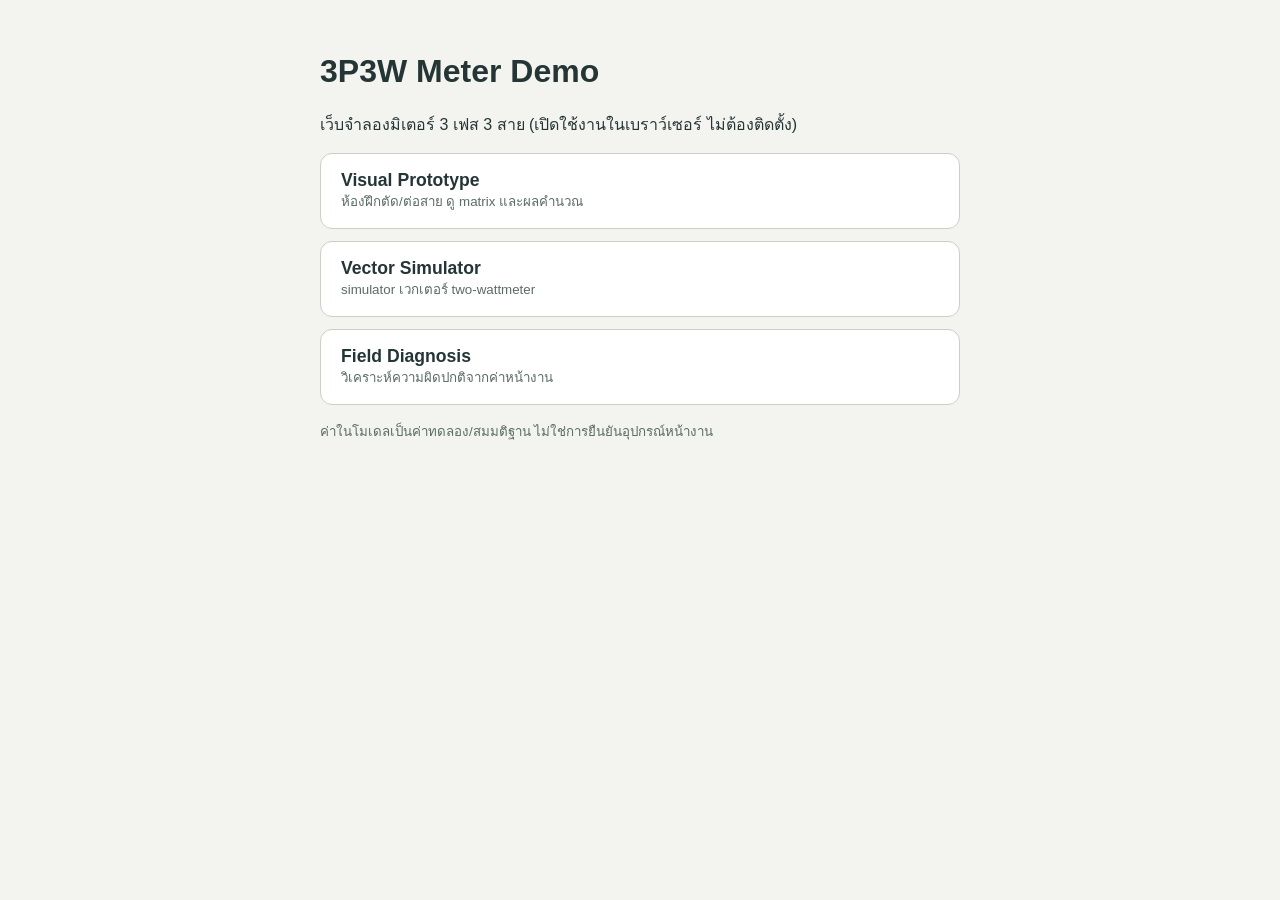
<file: index.html>
<!doctype html>
<html lang="th"><head><meta charset="utf-8"><meta name="viewport" content="width=device-width,initial-scale=1"><title>3P3W Meter Demo</title>
<style>body{font-family:"Leelawadee UI",Tahoma,sans-serif;background:#f3f4ef;color:#253536;margin:0;padding:32px 16px}main{max-width:640px;margin:auto}a.card{display:block;background:#fff;border:1px solid #c9d1c4;border-radius:12px;padding:16px 20px;margin:12px 0;text-decoration:none;color:inherit}a.card:hover{border-color:#778279}b{display:block;font-size:1.1em}small{color:#5b6b66}</style></head>
<body><main><h1>3P3W Meter Demo</h1><p>เว็บจำลองมิเตอร์ 3 เฟส 3 สาย (เปิดใช้งานในเบราว์เซอร์ ไม่ต้องติดตั้ง)</p>
<a class="card" href="3P3W_Visual_Prototype.html"><b>Visual Prototype</b><small>ห้องฝึกตัด/ต่อสาย ดู matrix และผลคำนวณ</small></a>
<a class="card" href="3P3W_Vector_Simulator.html"><b>Vector Simulator</b><small>simulator เวกเตอร์ two-wattmeter</small></a>
<a class="card" href="3P3W_Field_Diagnosis.html"><b>Field Diagnosis</b><small>วิเคราะห์ความผิดปกติจากค่าหน้างาน</small></a>
<p><small>ค่าในโมเดลเป็นค่าทดลอง/สมมติฐาน ไม่ใช่การยืนยันอุปกรณ์หน้างาน</small></p></main></body></html>
</file>
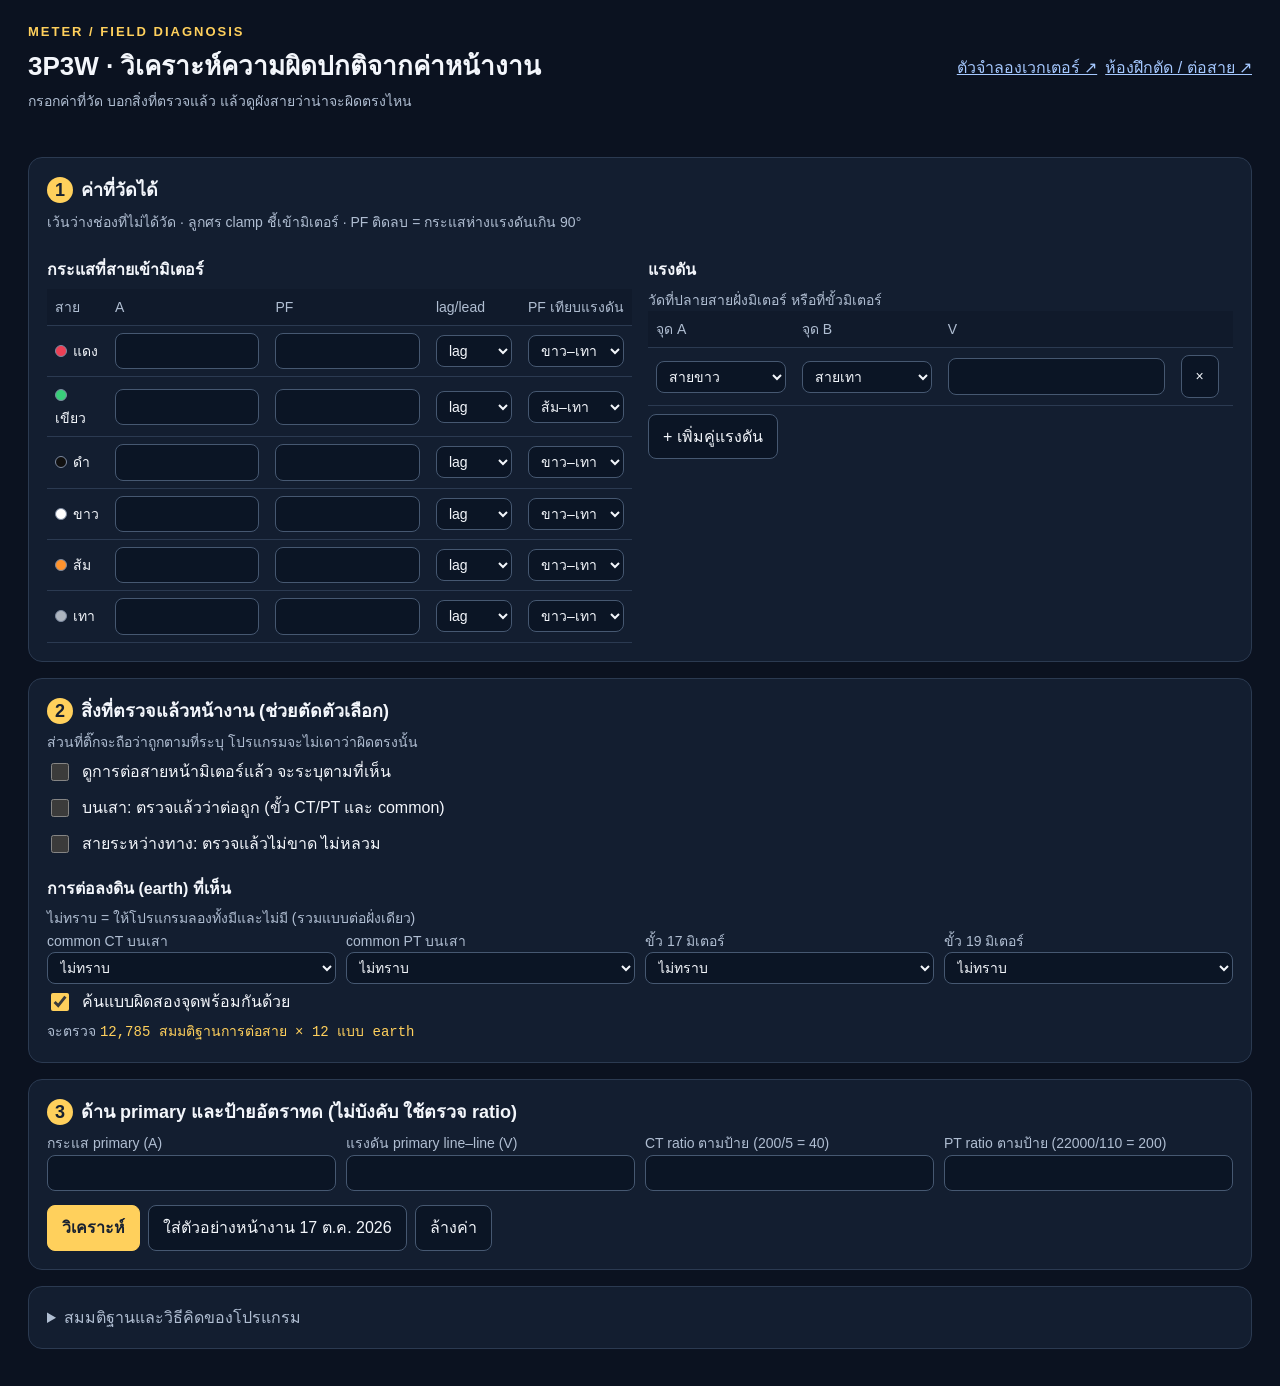
<file: 3P3W_Field_Diagnosis.html>
<!doctype html>
<html lang="th">
<head>
<meta charset="utf-8"><meta name="viewport" content="width=device-width,initial-scale=1">
<title>3P3W · Field Diagnosis</title>
<meta name="description" content="จัดอันดับสมมติฐานการต่อผิด/อัตราทดผิดของมิเตอร์ 3P3W จากค่าที่วัดหน้างาน พร้อมผังสายที่ไฮไลต์จุดสงสัย">
<style>
:root{color-scheme:dark;--bg:#0b1220;--panel:#131e30;--line:#2b3a51;--muted:#b0bed2;--ink:#f3f6fb;--accent:#ffd05c;--good:#6ce7aa;--bad:#ff7b7b;--warning:#ffab6e;--given:#72aaff}*{box-sizing:border-box}body{margin:0;background:var(--bg);color:var(--ink);font-family:Tahoma,"Noto Sans Thai",Arial,sans-serif;font-size:16px;line-height:1.6}button,input,select{font:inherit;border:1px solid #465871;border-radius:8px;background:#0b1525;color:var(--ink)}button{padding:9px 14px;cursor:pointer}button:hover{border-color:var(--accent)}button.primary{background:var(--accent);color:#172030;border-color:var(--accent);font-weight:700}button:disabled{opacity:.5;cursor:wait}input,select{padding:6px 8px;width:100%}select.type{min-width:76px}input[type=checkbox]{width:18px;height:18px;accent-color:var(--accent);flex-shrink:0}a{color:#a5c8ff}header,main{max-width:1280px;margin:auto;padding:22px 28px}header{display:flex;justify-content:space-between;align-items:center;gap:16px;flex-wrap:wrap}.eyebrow{font-size:13px;letter-spacing:2px;color:var(--accent);font-weight:700}h1{margin:3px 0;font-size:26px}h2{font-size:18px;margin:0 0 6px}h3{font-size:16px;margin:14px 0 6px}.step{display:inline-block;background:var(--accent);color:#172030;border-radius:50%;width:26px;height:26px;text-align:center;font-weight:700;margin-right:8px;line-height:26px}.sub{color:var(--muted);font-size:14px}.panel{background:var(--panel);border:1px solid var(--line);border-radius:14px;padding:18px;margin-bottom:16px}.grid{display:grid;grid-template-columns:1fr 1fr;gap:16px}.row4{display:grid;grid-template-columns:repeat(4,1fr);gap:10px}label.f{display:block;font-size:14px;color:var(--muted)}label.check{display:flex;gap:10px;align-items:center;min-height:36px;cursor:pointer}table{width:100%;border-collapse:collapse;font-size:14px}th{text-align:left;color:var(--muted);font-weight:400;background:#101a2b}td,th{padding:7px 8px;border-bottom:1px solid var(--line);vertical-align:middle}td.num{font-family:Consolas,monospace;white-space:nowrap}.table-wrap{overflow:auto}.actions{display:flex;gap:8px;flex-wrap:wrap;align-items:center}.bad{color:var(--bad)}.good{color:var(--good)}.warn{color:var(--warning)}.dot{display:inline-block;width:12px;height:12px;border-radius:50%;margin-right:6px;vertical-align:-1px;border:1px solid #7d8aa0}.count{font-family:Consolas,monospace;color:var(--accent)}progress{width:220px}
.verdict{display:flex;gap:14px;align-items:center;padding:14px 16px;border-radius:12px;margin-bottom:14px;font-size:17px}.verdict .icon{font-size:30px;line-height:1}.verdict.badv{background:#3a1f26;border:1px solid #7a3340}.verdict.goodv{background:#183429;border:1px solid #2f6b50}
.ranks{display:flex;gap:8px;flex-wrap:wrap;margin:6px 0 10px}.ranks button{padding:6px 12px;font-size:14px}.ranks button.on{background:var(--accent);color:#172030;border-color:var(--accent)}
.diagram-wrap{overflow:auto;background:#0e1626;border:1px solid var(--line);border-radius:12px}.diagram{display:block;width:100%;min-width:700px}.legend{display:flex;gap:16px;flex-wrap:wrap;font-size:13px;color:var(--muted);margin:8px 0}.legend i{display:inline-block;width:22px;height:5px;vertical-align:middle;margin-right:5px;border-radius:3px}
.todo{list-style:none;padding:0;margin:6px 0}.todo li{padding:8px 12px;margin:6px 0;background:#2b2232;border-left:4px solid var(--warning);border-radius:6px}.todo li.given{background:#1d2a40;border-left-color:var(--given)}.fitbar{height:10px;border-radius:5px;background:#2b3a51;overflow:hidden;margin:4px 0 10px}.fitbar span{display:block;height:100%;background:var(--good)}
details summary{cursor:pointer;color:var(--muted)}.hidden{display:none!important}
@media(max-width:850px){header,main{padding:16px}.grid,.row4{grid-template-columns:1fr 1fr}}@media(max-width:560px){.grid,.row4{grid-template-columns:1fr}}
</style>
</head>
<body>
<header><div><div class="eyebrow">METER / FIELD DIAGNOSIS</div><h1>3P3W · วิเคราะห์ความผิดปกติจากค่าหน้างาน</h1><div class="sub">กรอกค่าที่วัด บอกสิ่งที่ตรวจแล้ว แล้วดูผังสายว่าน่าจะผิดตรงไหน</div></div><div class="actions"><a href="3P3W_Vector_Simulator.html">ตัวจำลองเวกเตอร์ ↗</a><a href="3P3W_Visual_Prototype.html">ห้องฝึกตัด / ต่อสาย ↗</a></div></header>
<main>
<section class="panel"><h2><span class="step">1</span>ค่าที่วัดได้</h2><div class="sub" style="margin-bottom:10px">เว้นว่างช่องที่ไม่ได้วัด · ลูกศร clamp ชี้เข้ามิเตอร์ · PF ติดลบ = กระแสห่างแรงดันเกิน 90°</div>
<div class="grid">
<div><h3>กระแสที่สายเข้ามิเตอร์</h3><div class="table-wrap"><table><thead><tr><th>สาย</th><th>A</th><th>PF</th><th>lag/lead</th><th>PF เทียบแรงดัน</th></tr></thead><tbody id="currents"></tbody></table></div></div>
<div><h3>แรงดัน</h3><div class="sub">วัดที่ปลายสายฝั่งมิเตอร์ หรือที่ขั้วมิเตอร์</div><div class="table-wrap"><table><thead><tr><th>จุด A</th><th>จุด B</th><th>V</th><th></th></tr></thead><tbody id="voltages"></tbody></table></div><div class="actions" style="margin-top:8px"><button id="addV">+ เพิ่มคู่แรงดัน</button></div></div>
</div></section>

<section class="panel"><h2><span class="step">2</span>สิ่งที่ตรวจแล้วหน้างาน (ช่วยตัดตัวเลือก)</h2><div class="sub">ส่วนที่ติ๊กจะถือว่าถูกตามที่ระบุ โปรแกรมจะไม่เดาว่าผิดตรงนั้น</div>
<label class="check"><input type="checkbox" id="meterKnown"> ดูการต่อสายหน้ามิเตอร์แล้ว จะระบุตามที่เห็น</label>
<div id="meterBox" class="hidden" style="margin:4px 0 10px 28px"><div class="table-wrap"><table><thead><tr><th>สาย</th><th>ต่อเข้าขั้ว</th></tr></thead><tbody id="meterRows"></tbody></table></div>
<label class="check"><input type="checkbox" id="bond" checked> มี bond 17–19 (common CT กับ common PT) ที่มิเตอร์</label>
<label class="check"><input type="checkbox" id="jumper" checked> มี jumper 17–23</label></div>
<label class="check"><input type="checkbox" id="poleOK"> บนเสา: ตรวจแล้วว่าต่อถูก (ขั้ว CT/PT และ common)</label>
<label class="check"><input type="checkbox" id="cableOK"> สายระหว่างทาง: ตรวจแล้วไม่ขาด ไม่หลวม</label>
<h3>การต่อลงดิน (earth) ที่เห็น</h3><div class="sub">ไม่ทราบ = ให้โปรแกรมลองทั้งมีและไม่มี (รวมแบบต่อฝั่งเดียว)</div>
<div class="row4" id="earthBox"></div>
<label class="check"><input type="checkbox" id="pairs" checked> ค้นแบบผิดสองจุดพร้อมกันด้วย</label>
<div class="sub">จะตรวจ <span id="count" class="count">–</span></div>
</section>

<section class="panel"><h2><span class="step">3</span>ด้าน primary และป้ายอัตราทด (ไม่บังคับ ใช้ตรวจ ratio)</h2>
<div class="row4">
<label class="f">กระแส primary (A)<input id="primaryCurrent" type="number" step="any" min="0"></label>
<label class="f">แรงดัน primary line–line (V)<input id="primaryVoltage" type="number" step="any" min="0"></label>
<label class="f">CT ratio ตามป้าย (200/5 = 40)<input id="ctRatio" type="number" step="any" min="0"></label>
<label class="f">PT ratio ตามป้าย (22000/110 = 200)<input id="ptRatio" type="number" step="any" min="0"></label>
</div>
<div class="actions" style="margin-top:14px"><button id="run" class="primary">วิเคราะห์</button><button id="example">ใส่ตัวอย่างหน้างาน 17 ต.ค. 2026</button><button id="clear">ล้างค่า</button><progress id="progress" max="1" value="0" hidden></progress><span id="status" class="sub"></span></div>
</section>

<section class="panel hidden" id="resultPanel"><h2>ผลวิเคราะห์</h2><div id="verdict"></div>
<div class="sub">อันดับสาเหตุ (กดเพื่อดูผัง) · ตัวเลขเล็กกว่า = เข้ากับค่าที่วัดมากกว่า</div><div id="ranks" class="ranks"></div>
<div id="variants" class="ranks"></div>
<div><div class="diagram-wrap"><svg id="diagram" class="diagram" viewBox="0 0 900 470" role="img" aria-label="ผังสายตามสมมติฐาน"></svg></div>
<div class="legend"><span><i style="background:var(--warning)"></i>จุดที่สงสัยว่าผิด</span><span><i style="background:var(--given)"></i>ตามที่ระบุว่าเห็นหน้างาน</span><span><b class="bad">✕</b> ขาด / หลุด</span><span><b class="good">⏚</b> จุดที่ต่อ earth ในผังนี้ (ฟ้า = ตามที่ระบุ)</span><span><b class="good">✓</b>/<b class="bad">✗</b> ค่าที่วัดตรง/ไม่ตรงกับผังนี้</span></div></div>
<div class="grid"><div><h3>ไปตรวจหน้างานตามนี้</h3><ul id="todo" class="todo"></ul></div><div><h3>ข้อมูลประกอบ</h3><div id="facts" class="sub"></div></div></div>
<h3>ค่าที่วัดเทียบกับผังนี้</h3><div id="fit" class="sub"></div><div class="fitbar"><span id="fitbar"></span></div>
<div class="table-wrap"><table><thead><tr><th>ค่า</th><th>วัดได้</th><th>ผังนี้ให้</th><th id="baseHead">ถ้าต่อปกติ</th><th></th></tr></thead><tbody id="compare"></tbody></table></div>
<p class="sub" id="moreHint"></p>
</section>

<section class="panel"><details><summary>สมมติฐานและวิธีคิดของโปรแกรม</summary><ul class="sub">
<li>ใช้โมเดล secondary เดียวกับตัวจำลองเวกเตอร์ (เชิงเส้น 50 Hz, ค่าสาย/burden/contact ตั้งต้น) โหลดสมดุล ลำดับเฟส RYB กำลังไหลไปโหลด; มุมโหลดและขนาดกระแส/แรงดันหาจากค่าที่วัด</li>
<li>earth มี 4 จุดที่โมเดลรองรับ: common CT และ common PT บนเสา, ขั้ว 17 และ 19 ที่มิเตอร์ (จุดละ 10 Ω) จุดที่ไม่ทราบจะลองทุกแบบ: รอบแรกทุกสมมติฐานลอง 4 แบบ: ไม่ต่อ, ต่อเฉพาะบนเสา, ต่อเฉพาะที่มิเตอร์, ต่อทั้งสองด้าน แล้ว 300 สมมติฐานที่ดีที่สุดลองแบบต่อบางจุดที่เหลือ; earth จุดเดียวไม่มีกระแสไหลจึงนับเหมือนไม่มี</li>
<li>คะแนน = ผลรวมกำลังสองของความคลาด (กระแส 3%+0.02 A, แรงดัน 3%+1 V, มุม 3°) + 6 ต่อจุดผิดหนึ่งจุด; ✓ = คลาดไม่เกินค่ายอมรับ, ~ = ไม่เกิน 2 เท่า, ✗ = มากกว่านั้น</li>
<li>การสลับสายที่ขั้วมิเตอร์มองไม่เห็นจากค่าที่วัดบนสาย ให้วัดแรงดันที่ขั้วมิเตอร์เพิ่ม หรือระบุการต่อหน้ามิเตอร์ในขั้นที่ 2</li>
<li>ผลเป็นการจัดอันดับความเป็นไปได้ ไม่ใช่การยืนยัน ต้องตรวจหน้างานก่อนแก้สาย</li></ul></details></section>
</main>
<script src="vector-engine.js"></script>
<script src="field-diagnosis.js"></script>
<script>
const $=id=>document.getElementById(id),D=FieldDiagnosis,V=VectorLab,esc=s=>String(s).replace(/[&<>"]/g,c=>({'&':'&amp;','<':'&lt;','>':'&gt;','"':'&quot;'})[c]);
const colors=V.wireColors,dot=k=>`<span class="dot" style="background:${colors[k]}"></span>`;
const points=[...D.wires.map(w=>[w,'สาย'+D.wireThai[w]]),...D.terminals.map(t=>[t,'ขั้วมิเตอร์ '+t])];
const pointOptions=sel=>points.map(([v,l])=>`<option value="${v}"${v===sel?' selected':''}>${l}</option>`).join('');
const refs=[['white','gray'],['orange','gray'],['white','orange'],['16','19'],['22','19']];
const refLabel=r=>r.map(p=>D.wires.includes(p)?D.wireThai[p]:'ขั้ว '+p).join('–');
$('currents').innerHTML=D.wires.map((w,k)=>`<tr data-wire="${w}"><td>${dot(k)}${D.wireThai[w]}</td><td><input class="a" type="number" step="any" min="0"></td><td><input class="pf" type="number" step="any" min="-1" max="1"></td><td><select class="type"><option value="lag">lag</option><option value="lead">lead</option></select></td><td><select class="ref">${refs.map((r,i)=>`<option value="${i}"${i===(w==='green'?1:0)?' selected':''}>${refLabel(r)}</option>`).join('')}</select></td></tr>`).join('');
$('meterRows').innerHTML=D.wires.map((w,k)=>`<tr><td>${dot(k)}${D.wireThai[w]}</td><td><select class="mdest" data-k="${k}">${V.terminalNames.map((t,d)=>`<option value="${d}"${d===k?' selected':''}>${t}${d===k?' (ปกติ)':''}</option>`).join('')}<option value="open">ไม่ได้ต่อ / หลุด</option></select></td></tr>`).join('');
function addVoltage(a='white',b='gray',v=''){const tr=document.createElement('tr');tr.innerHTML=`<td><select class="pa">${pointOptions(a)}</select></td><td><select class="pb">${pointOptions(b)}</select></td><td><input class="v" type="number" step="any" min="0" value="${v}"></td><td><button class="del" title="ลบแถว">×</button></td>`;tr.querySelector('.del').onclick=()=>tr.remove();$('voltages').append(tr);}
const num=el=>el.value.trim()===''?null:Number(el.value);
function readOptions(){
 const o={pairs:$('pairs').checked,verified:[...($('poleOK').checked?['pole']:[]),...($('cableOK').checked?['cable']:[])],earth:{}};
 for(const k of D.earthKeys){const v=$('earth'+k).value;if(v!=='')o.earth[k]=v==='1';}
 if($('meterKnown').checked)o.meter={rows:[...document.querySelectorAll('.mdest')].map((s,k)=>s.value==='open'?{dest:k,status:'open'}:{dest:+s.value,status:'normal'}),bond:$('bond').checked,returnJumper:$('jumper').checked};
 return o;
}
$('earthBox').innerHTML=D.earthKeys.map(k=>`<label class="f">${D.earthThai[k]}<select id="earth${k}"><option value="">ไม่ทราบ</option><option value="1">มี earth</option><option value="0">ไม่มี</option></select></label>`).join('');
const updateCount=()=>{$('meterBox').classList.toggle('hidden',!$('meterKnown').checked);const o=readOptions(),n=D.earthCombos(o.earth).length;$('count').textContent=D.countHypotheses(o).toLocaleString()+' สมมติฐานการต่อสาย × '+n+' แบบ earth';};
for(const id of ['meterKnown','poleOK','cableOK','pairs',...D.earthKeys.map(k=>'earth'+k)])$(id).addEventListener('change',updateCount);
function readField(){
 const currents=[],voltages=[];
 for(const tr of $('currents').rows){const A=num(tr.querySelector('.a'));if(A==null)continue;const pf=num(tr.querySelector('.pf')),m={wire:tr.dataset.wire,A};
  if(!(A>=0))throw Error('กระแสสาย'+D.wireThai[m.wire]+'ต้องเป็นจำนวนไม่ติดลบ');
  if(pf!=null){if(!(Math.abs(pf)<=1))throw Error('PF สาย'+D.wireThai[m.wire]+'ต้องอยู่ระหว่าง −1 ถึง 1');Object.assign(m,{pf,type:tr.querySelector('.type').value,ref:refs[+tr.querySelector('.ref').value]});}
  currents.push(m);}
 for(const tr of $('voltages').rows){const v=num(tr.querySelector('.v'));if(v==null)continue;if(!(v>=0))throw Error('แรงดันต้องเป็นจำนวนไม่ติดลบ');const a=tr.querySelector('.pa').value,b=tr.querySelector('.pb').value;if(a===b)throw Error('คู่แรงดันต้องเป็นสองจุดต่างกัน');voltages.push({a,b,V:v});}
 if(!currents.length)throw Error('กรอกกระแสอย่างน้อยหนึ่งสาย');
 if(!voltages.length&&!currents.some(m=>m.ref))throw Error('กรอกแรงดันหรือ PF อย่างน้อยหนึ่งค่า');
 const field={currents,voltages};for(const k of ['primaryCurrent','primaryVoltage','ctRatio','ptRatio']){const v=num($(k));if(v!=null){if(!(v>0))throw Error(k+' ต้องมากกว่า 0');field[k]=v;}}
 return field;
}
const f3=x=>x==null||!Number.isFinite(x)?'—':Math.abs(x)>=100?x.toFixed(1):x.toFixed(3),pct=x=>(x>0?'+':'')+(x*100).toFixed(1)+'%';
const mark=e=>Math.abs(e)<=1?'<b class="good">✓</b>':Math.abs(e)<=2?'<b class="warn">~</b>':'<b class="bad">✗</b>';

// Wiring diagram: pole pins → pole wire nodes → cable → meter-side wire ends → meter terminals.
const PX=200,WX=280,MX=600,TX=720,pinY=k=>58+k*46+Math.floor(k/2)*8,wireY=w=>70+w*62,termY=t=>62+t*56;
function drawDiagram(h,given,field){
 const s=h.state,W=[],hl='#ffab6e',gv='#72aaff';
 const line=(x1,y1,x2,y2,c,mode)=>{let out='';if(mode)out+=`<line x1="${x1}" y1="${y1}" x2="${x2}" y2="${y2}" stroke="${mode==='given'?gv:hl}" stroke-width="11" stroke-linecap="round" opacity=".55"/>`;return out+`<line x1="${x1}" y1="${y1}" x2="${x2}" y2="${y2}" stroke="#5b6678" stroke-width="5.5" stroke-linecap="round"/><line x1="${x1}" y1="${y1}" x2="${x2}" y2="${y2}" stroke="${c}" stroke-width="3.5" stroke-linecap="round"/>`;};
 const cross=(x,y)=>`<text x="${x}" y="${y+7}" text-anchor="middle" font-size="22" font-weight="700" fill="#ff7b7b">✕</text>`;
 const text=(x,y,t,attrs='')=>`<text x="${x}" y="${y}" font-size="13" fill="#d7e0ee" ${attrs}>${esc(t)}</text>`;
 W.push(`<rect x="10" y="20" width="${PX+8}" height="440" rx="12" fill="#131e30" stroke="#2b3a51"/>`,text(22,40,'บนเสา (ขั้ว CT/PT)','font-weight="700"'));
 W.push(`<rect x="${TX-8}" y="20" width="180" height="440" rx="12" fill="#131e30" stroke="#2b3a51"/>`,text(TX+4,40,'มิเตอร์ (ขั้ว)','font-weight="700"'));
 // Devices and their two pins.
 const dev=['CT R','CT B','PT R','PT B'],flagFor=[['revR','ctR','bypassR'],['revB','ctB','bypassB'],['revPTR'],['revPTB']];
 dev.forEach((d,i)=>{const y1=pinY(i*2),y2=pinY(i*2+1),f=s.flags,[rev,byp,pos]=flagFor[i];
  W.push(`<rect x="24" y="${y1-14}" width="74" height="${y2-y1+28}" rx="8" fill="#0b1525" stroke="${f[rev]||(byp&&f[byp])?hl:'#465871'}" stroke-width="${f[rev]||(byp&&f[byp])?3:1}"/>`,text(34,(y1+y2)/2+5,d,'font-weight="700"'));
  if(f[rev])W.push(text(26,y2+30,'⟲ กลับขั้ว','fill="#ffab6e" font-weight="700"'));
  if(byp&&f[byp])W.push(`<line x1="104" y1="${y1}" x2="104" y2="${y2}" stroke="${hl}" stroke-width="4" stroke-dasharray="5 4"/>`,text(108,y2+30,'bypass ที่'+({source:'ขั้ว CT',pole:'บนเสา',meter:'มิเตอร์'})[f[pos]],'fill="#ffab6e" font-weight="700"'));});
 V.sourceNames.forEach((n,k)=>{W.push(`<circle cx="${PX}" cy="${pinY(k)}" r="5" fill="#d7e0ee"/>`,text(118,pinY(k)+5,n.split(' ')[2]));});
 // Pole connections.
 s.pole.forEach((r,k)=>{const normal=r.dest===V.poleDefault[k]&&r.status==='normal';
  if(r.status==='open'){W.push(line(PX,pinY(k),PX+34,pinY(k),colors[V.poleDefault[k]],'fault'),cross(PX+50,pinY(k)));return;}
  W.push(line(PX,pinY(k),WX,wireY(r.dest),colors[r.dest],normal?null:'fault'));});
 if(s.poleBond)W.push(line(WX-16,wireY(2),WX-16,wireY(5),'#d7e0ee','fault'),text(WX-120,(wireY(2)+wireY(5))/2,'bond บนเสา','fill="#ffab6e"'));
 // Cables with measured currents.
 const curRow=k=>h.rows.find(r=>r.what==='I '+D.wireThai[D.wires[k]]);
 D.wires.forEach((w,k)=>{const y=wireY(k),c=s.cable[k].status,mid=(WX+MX)/2;
  W.push(`<circle cx="${WX}" cy="${y}" r="5" fill="${colors[k]}" stroke="#d7e0ee"/>`);
  if(c==='open')W.push(line(WX,y,mid-22,y,colors[k],'fault'),line(mid+22,y,MX,y,colors[k],'fault'),cross(mid,y));
  else W.push(line(WX,y,MX,y,colors[k],c==='loose'?'fault':null));
  W.push(text(WX+14,y-9,'สาย'+D.wireThai[w]+(c==='loose'?' · หลวม':c==='open'?' · ขาด':''),c!=='normal'?'fill="#ffab6e" font-weight="700"':''));
  const r=curRow(k);if(r)W.push(text(MX-150,y-9,`วัด ${f3(r.meas)} A `,'font-family="Consolas,monospace"')+`<text x="${MX-26}" y="${y-9}" font-size="15" font-weight="700" fill="${Math.abs(r.e)<=1?'#6ce7aa':Math.abs(r.e)<=2?'#ffab6e':'#ff7b7b'}">${Math.abs(r.e)<=1?'✓':Math.abs(r.e)<=2?'~':'✗'}</text>`);
  W.push(`<circle cx="${MX}" cy="${y}" r="5" fill="${colors[k]}" stroke="#d7e0ee"/>`);});
 // Meter landings.
 s.meter.forEach((r,k)=>{const y=wireY(k),changed=r.dest!==k||r.status!=='normal',isGiven=given&&(given.rows[k].dest!==k||given.rows[k].status!=='normal');
  if(r.status==='open'){W.push(line(MX,y,MX+40,y,colors[k],isGiven?'given':'fault'),cross(MX+56,y));return;}
  W.push(line(MX,y,TX,termY(r.dest),colors[k],changed?(isGiven?'given':'fault'):null));});
 V.terminalNames.forEach((t,i)=>{W.push(`<circle cx="${TX}" cy="${termY(i)}" r="6" fill="#d7e0ee"/>`,text(TX+14,termY(i)+5,t));});
 // Links between terminals drawn as brackets right of the labels: bond 17–19 and jumper 17–23.
 const link=(a,b,x,label,present)=>{const ya=termY(a),yb=termY(b),d=`M ${TX+112} ${ya} H ${x} V ${yb} H ${TX+112}`,mode=present?null:(given?'given':'fault');
  if(mode)W.push(`<path d="${d}" fill="none" stroke="${mode==='given'?gv:hl}" stroke-width="10" opacity=".55"/>`);
  W.push(`<path d="${d}" fill="none" stroke="#d7e0ee" stroke-width="2.5" ${present?'':'stroke-dasharray="4 5" opacity=".6"'}/>`);
  if(!present)W.push(cross(x,(ya+yb)/2-8));W.push(text(x+4,yb+18,label,'font-size="11" fill="#b0bed2" text-anchor="end"'));};
 link(2,5,TX+138,'bond',s.bond);link(2,6,TX+160,'jumper',s.returnJumper);
 // Earth symbols at the four points the model can earth.
 const ground=(x,y,key)=>{if(!s.earth[key])return;const isGiven=last.earthGiven[key]!=null;
  W.push(`<path d="M ${x} ${y} V ${y+16} M ${x-11} ${y+16} H ${x+11} M ${x-7} ${y+21} H ${x+7} M ${x-3} ${y+26} H ${x+3}" stroke="${isGiven?gv:'#6ce7aa'}" stroke-width="2.5" fill="none"/>`);};
 ground(WX+44,wireY(2),'PoleCT');ground(WX+44,wireY(5),'PolePT');ground(TX-16,termY(2),'MeterCT');ground(TX-16,termY(5),'MeterPT');
 W.push(text(22,456,h.earth+(s.sequence==='RBY'?' · ลำดับเฟสกลับ RBY':'')+` · โหลด PF ${h.loadPF.toFixed(2)} ${h.phi>=0?'lag':'lead'}`,'fill="#b0bed2"'));
 $('diagram').innerHTML=W.join('');
}
let last=null;
function show(gi,vi){
 const {groups,result,given}=last,g=groups[gi],h=g.items[vi];
 [...$('ranks').children].forEach((b,i)=>b.classList.toggle('on',i===gi));
 $('variants').innerHTML=g.items.length>1?`<span class="sub" style="align-self:center">อธิบายได้เท่ากัน ${g.items.length} แบบ:</span>`+g.items.map((_,i)=>`<button class="${i===vi?'on':''}" data-v="${i}">แบบ ${i+1}</button>`).join(''):'';
 [...$('variants').querySelectorAll('button')].forEach(b=>b.onclick=()=>show(gi,+b.dataset.v));
 drawDiagram(h,given,last.field);
 const todo=h.faults.map(f=>`<li>${esc(f)}</li>`);
 if(given&&given.rows.some((r,k)=>r.dest!==k||r.status!=='normal'))todo.push(`<li class="given">หน้ามิเตอร์ตามที่ระบุ: ${given.rows.map((r,k)=>r.status==='open'?`สาย${D.wireThai[D.wires[k]]}ไม่ได้ต่อ`:r.dest!==k?`สาย${D.wireThai[D.wires[k]]}อยู่ขั้ว ${V.terminalNames[r.dest]}`:'').filter(Boolean).join(', ')}</li>`);
 if(!todo.length)todo.push('<li class="given">ไม่พบจุดผิดเพิ่มจากที่ระบุ</li>');
 $('todo').innerHTML=todo.join('');
 const facts=[];if(h.impliedCT)facts.push(`CT ratio ที่อนุมาน ≈ ${f3(h.impliedCT)}${h.ctError!=null?` (ต่างจากป้าย <b class="${Math.abs(h.ctError)>0.05?'bad':'good'}">${pct(h.ctError)}</b>)`:''}`);
 if(h.impliedPT)facts.push(`PT ratio ที่อนุมาน ≈ ${f3(h.impliedPT)}${h.ptError!=null?` (ต่างจากป้าย <b class="${Math.abs(h.ptError)>0.05?'bad':'good'}">${pct(h.ptError)}</b>)`:''}`);
 if(!h.impliedCT&&!h.impliedPT)facts.push('ยังตรวจ ratio ไม่ได้ เพราะไม่ได้กรอกค่า primary');
 const cr=h.currentRatio;if(cr.R&&cr.B&&Math.abs(cr.R/cr.B-1)>0.05)facts.push(`<span class="warn">กระแสแดง/เขียวเทียบที่คาดต่างกัน ${pct(cr.R/cr.B-1)}: CT R/B อัตราทดไม่เท่ากัน หรือโหลดไม่สมดุล</span>`);
 if(h.earthAlso.length>1)facts.push(`earth ที่เข้ากับค่าที่วัดได้เท่ากัน ${h.earthAlso.length} แบบ: ${h.earthAlso.map(esc).join(' / ')}`);
 facts.push(`โหลดที่ fit ได้ PF ${h.loadPF.toFixed(3)} ${h.phi>=0?'lag':'lead'} · กระแส secondary ≈ ${f3(h.kI)} A · แรงดัน ≈ ${f3(h.kV)} V`);
 $('facts').innerHTML=facts.map(x=>`<p>${x}</p>`).join('');
 const ok=h.rows.filter(r=>Math.abs(r.e)<=1).length;$('fit').innerHTML=`ค่าที่วัดตรงกับผังนี้ <b>${ok} จาก ${h.rows.length}</b> ค่า`;$('fitbar').style.width=(100*ok/h.rows.length)+'%';
 const normal=result.normal;
 $('compare').innerHTML=h.rows.map((r,i)=>{const n=normal&&normal.rows[i];return `<tr><td>${esc(r.what)}</td><td class="num">${f3(r.meas)} ${r.unit}</td><td class="num">${r.pred==null?'ไม่กำหนด':f3(r.pred)+' '+r.unit}</td><td class="num sub">${n?(n.pred==null?'ไม่กำหนด':f3(n.pred)+' '+n.unit)+' '+mark(n.e):'—'}</td><td>${mark(r.e)}</td></tr>`;}).join('');
}
function render(result,field,given,earthGiven){
 const groups=[];for(const h of result.top){const g=groups.find(g=>Math.abs(g.total-h.total)<0.5);if(g)g.items.push(h);else groups.push({total:h.total,items:[h]});}
 const n=result.normal,normalFits=n&&n.total<=result.top[0].total+0.5,base=given?'การต่อตามที่ระบุ (ไม่มีจุดผิดเพิ่ม)':'การต่อปกติ';
 $('verdict').innerHTML=`<div class="verdict ${normalFits?'goodv':'badv'}"><span class="icon">${normalFits?'✓':'✗'}</span><div><b>${normalFits?base+'อธิบายค่าที่วัดได้':base+'อธิบายค่าที่วัดไม่ได้'}</b><div class="sub">ตรวจ ${result.count.toLocaleString()} สมมติฐาน${groups[0].items.length>1?` · อันดับ 1 มี ${groups[0].items.length} แบบที่อธิบายได้เท่ากัน ต้องวัดเพิ่มเพื่อแยก`:''}</div></div></div>`;
 last={groups:groups.slice(0,6),result,field,given,earthGiven};$('baseHead').textContent=given?'ถ้าไม่มีจุดผิดเพิ่ม':'ถ้าต่อปกติ';
 $('ranks').innerHTML=last.groups.map((g,i)=>`<button data-g="${i}">อันดับ ${i+1} · ${g.total.toFixed(1)}${g.items.length>1?` (${g.items.length} แบบ)`:''}</button>`).join('');
 [...$('ranks').children].forEach(b=>b.onclick=()=>show(+b.dataset.g,0));
 $('moreHint').textContent=groups[0].items.length>1?'วิธีแยกแบบที่อธิบายได้เท่ากัน: วัดกระแสสายขาว/ส้ม แรงดันระหว่างสายที่สงสัยกับสายอื่นทุกเส้น แรงดันที่ขั้วมิเตอร์ 16–19 / 22–19 หรือระบุการต่อหน้ามิเตอร์ในขั้นที่ 2':'';
 $('resultPanel').classList.remove('hidden');show(0,0);$('resultPanel').scrollIntoView({behavior:'smooth'});
}
$('run').onclick=async()=>{let field;try{field=readField();}catch(e){$('status').innerHTML=`<span class="bad">${esc(e.message)}</span>`;return;}
 const options=readOptions();$('run').disabled=true;$('progress').hidden=false;$('status').textContent='กำลังจำลอง…';
 try{const r=await D.diagnoseAsync(field,{...options,top:40},p=>$('progress').value=p);render(r,field,options.meter,options.earth);$('status').textContent='เสร็จ';}
 catch(e){$('status').innerHTML=`<span class="bad">${esc(e.message)}</span>`;}
 finally{$('run').disabled=false;$('progress').hidden=true;}};
$('addV').onclick=()=>addVoltage();
$('clear').onclick=()=>{for(const el of document.querySelectorAll('#currents input,.row4 input'))el.value='';$('voltages').innerHTML='';addVoltage();$('resultPanel').classList.add('hidden');$('status').textContent='';};
$('example').onclick=()=>{$('clear').onclick();$('voltages').innerHTML='';
 const set=(w,A,pf,type,ref)=>{const tr=$('currents').querySelector(`tr[data-wire="${w}"]`);tr.querySelector('.a').value=A;if(pf!=null){tr.querySelector('.pf').value=pf;tr.querySelector('.type').value=type;tr.querySelector('.ref').value=ref;}};
 set('red',2.472,0.595,'lag',0);set('green',2.553,0.996,'lead',1);set('black',0);set('gray',2.655);
 addVoltage('white','gray',113);addVoltage('orange','gray',114);addVoltage('black','gray',113);};
addVoltage();updateCount();
</script>
</body>
</html>
</file>
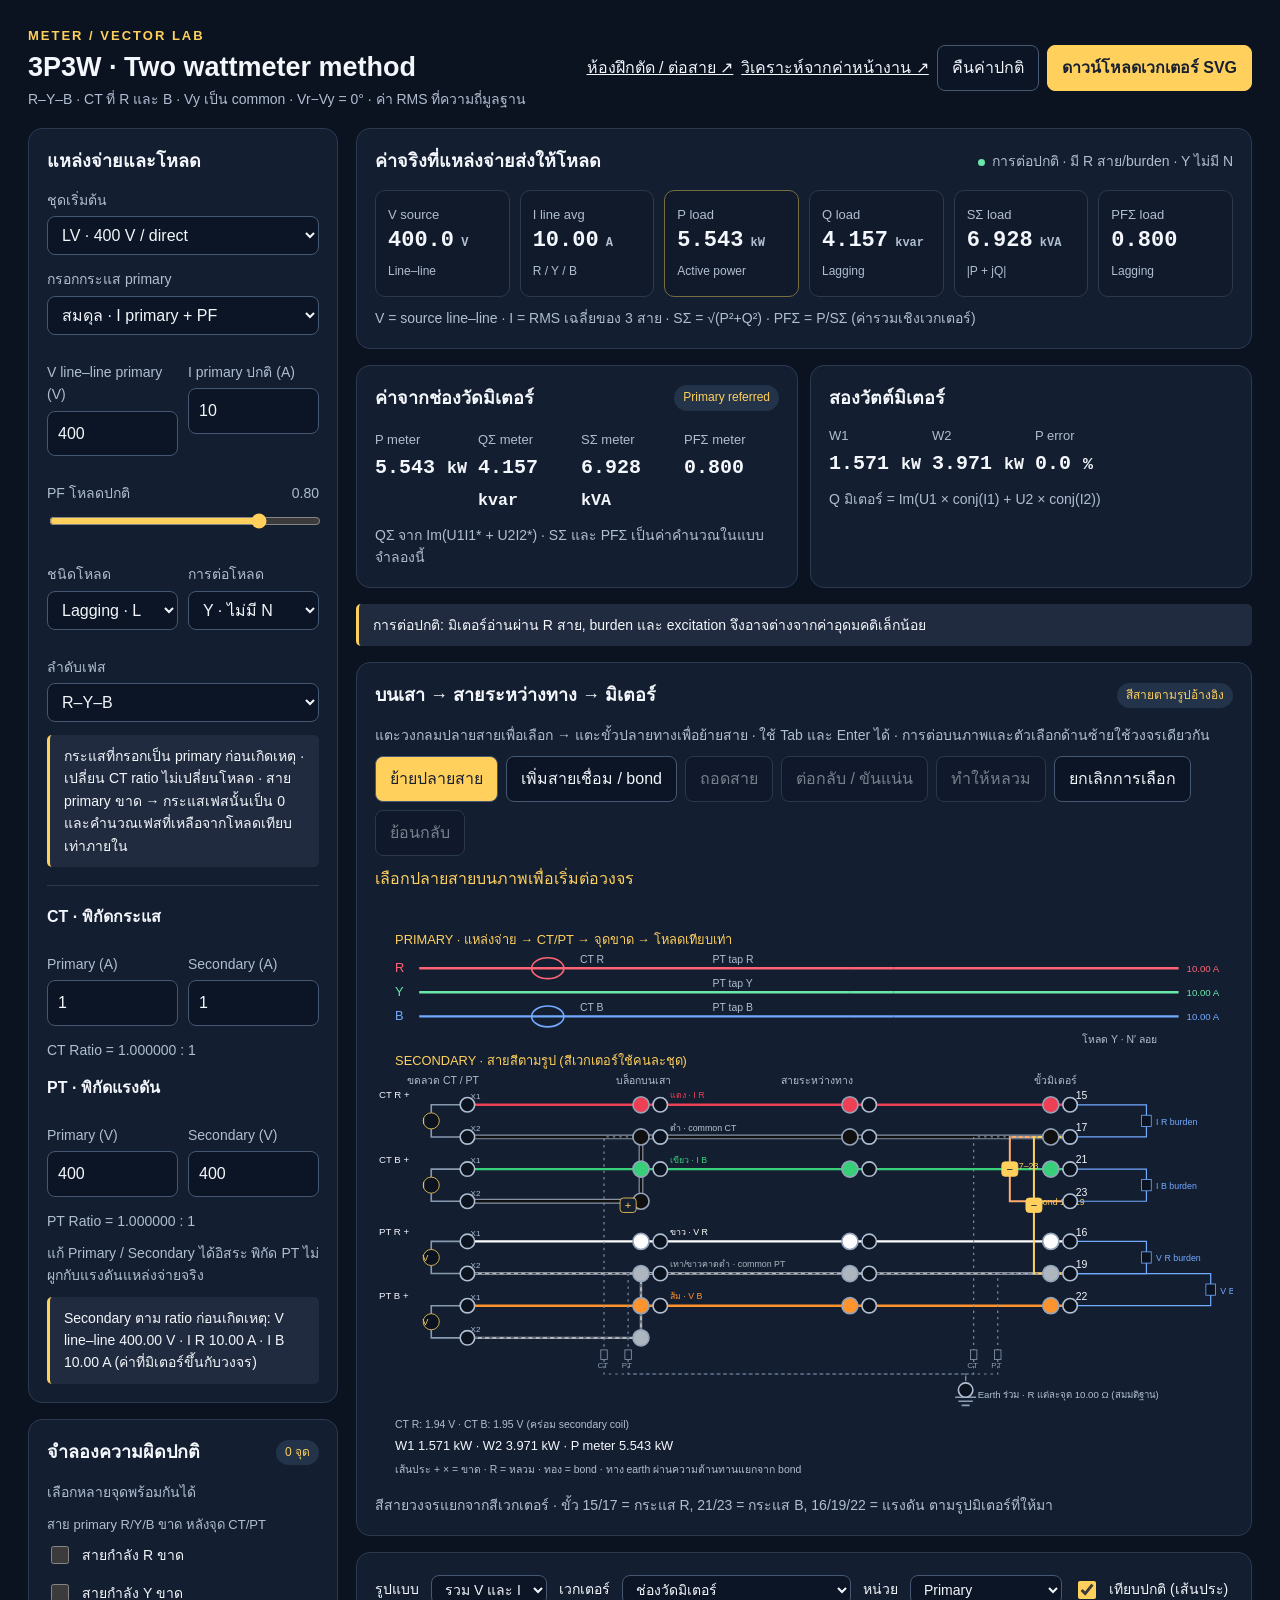
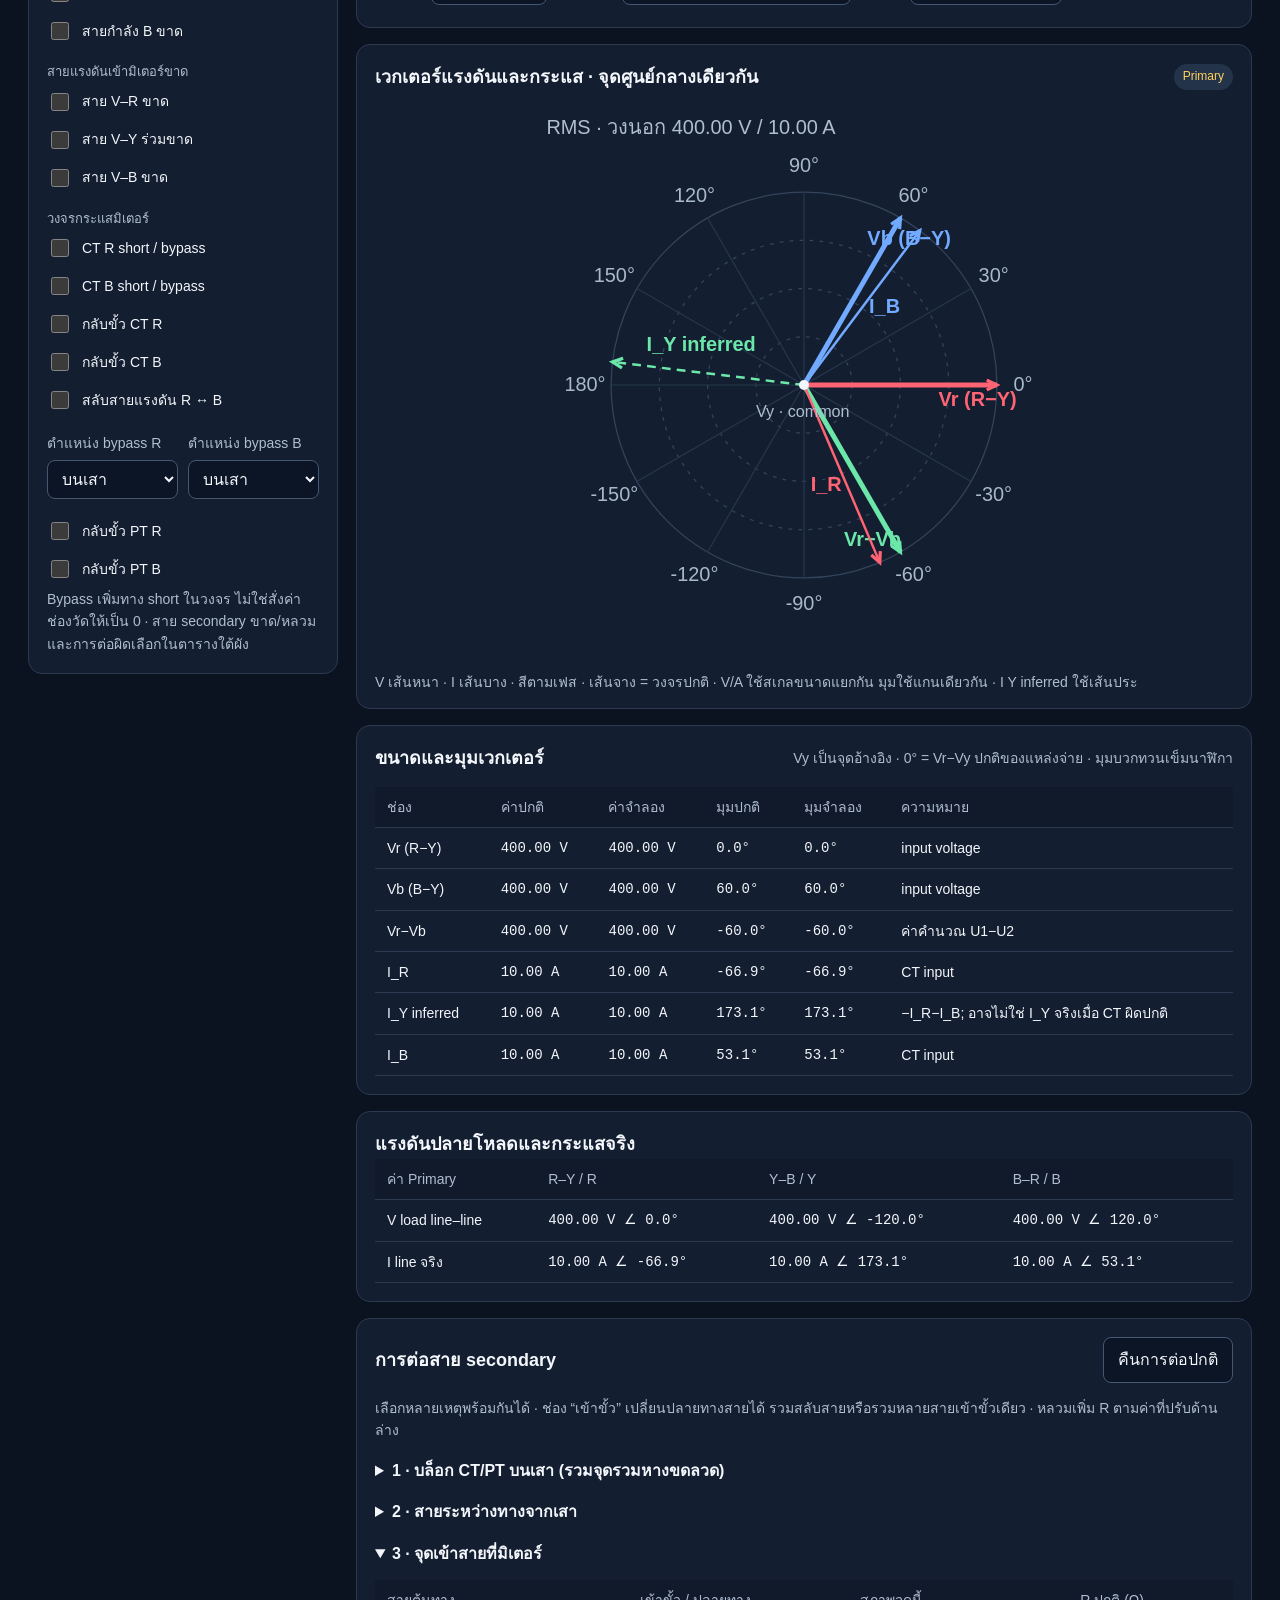
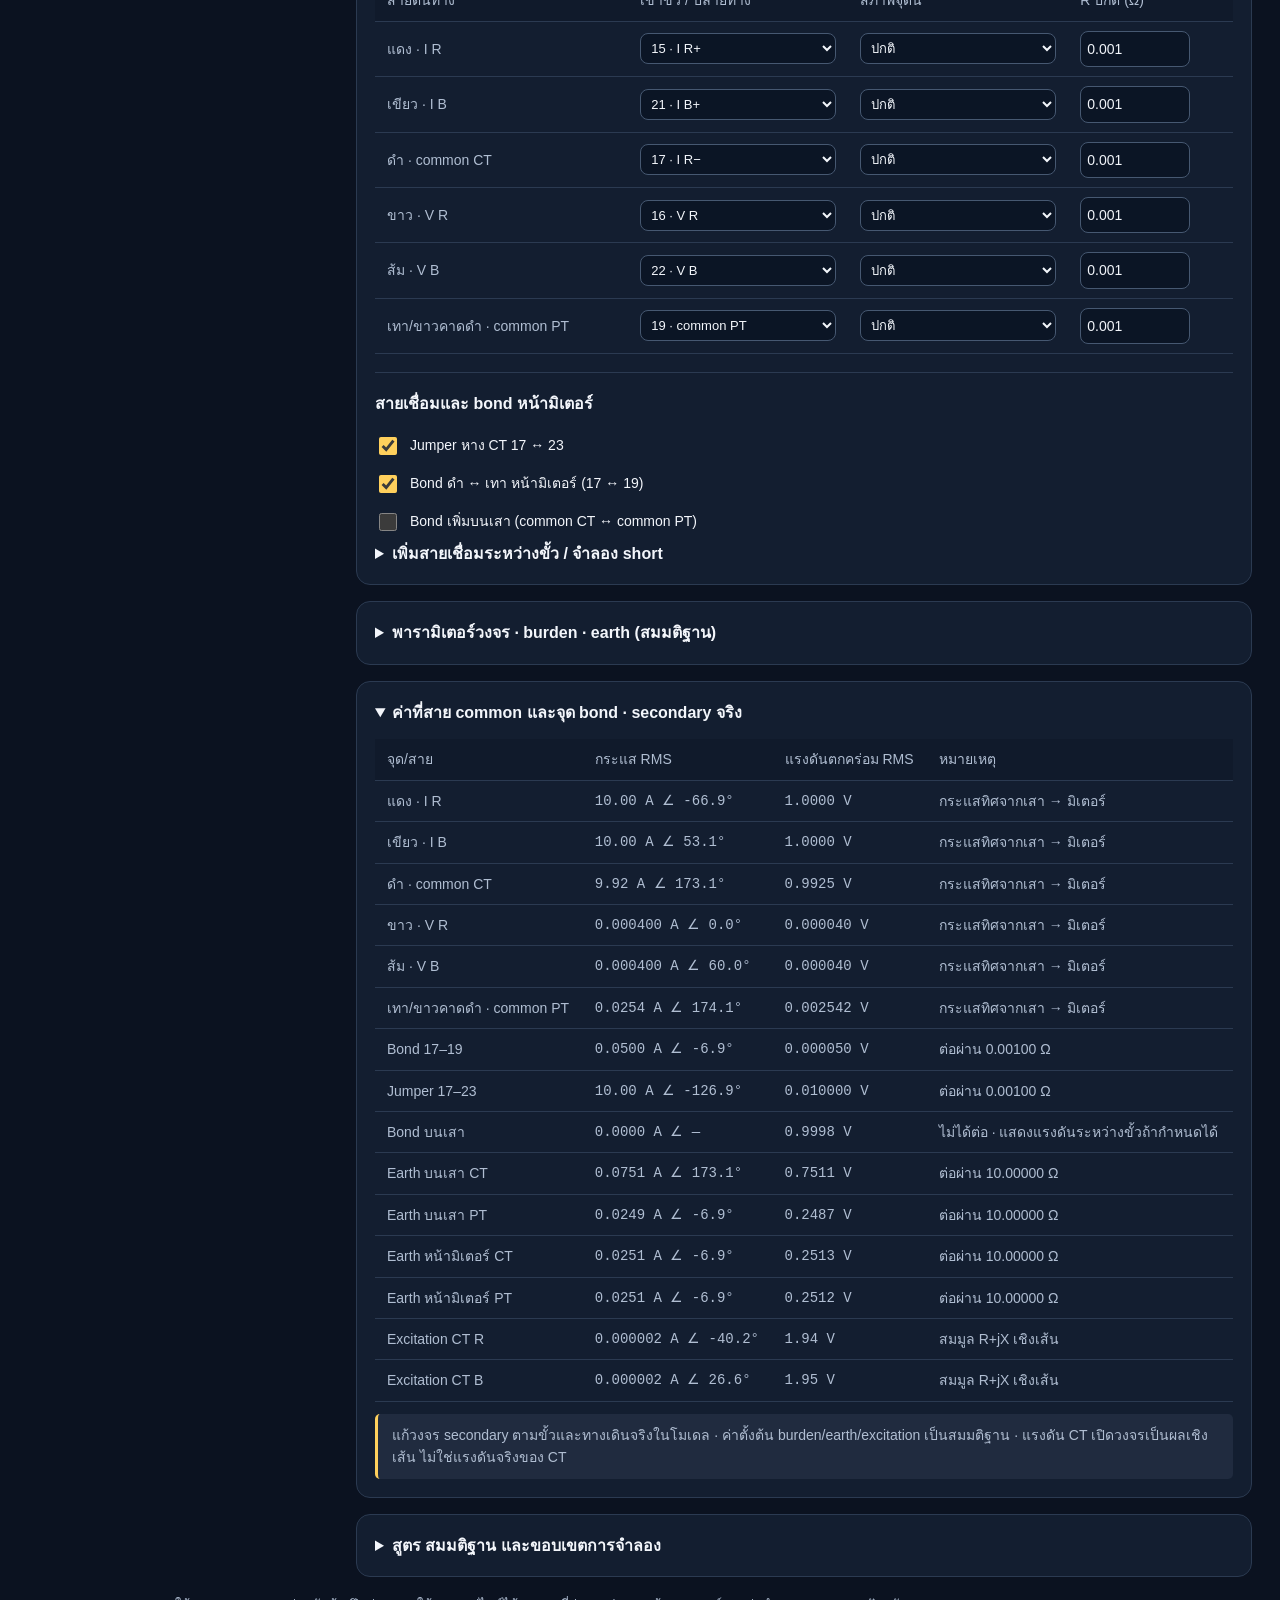
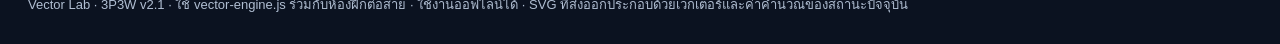
<file: 3P3W_Vector_Simulator.html>
<!doctype html>
<html lang="th">
<head>
<meta charset="utf-8"><meta name="viewport" content="width=device-width,initial-scale=1">
<title>3P3W · Two Wattmeter Vector Lab</title>
<meta name="description" content="แบบจำลองเวกเตอร์ 3P3W แบบสองวัตต์มิเตอร์ พร้อมวงจรโหลด Y/Delta และความผิดปกติของสายกำลัง สายแรงดัน และ CT">
<link rel="icon" type="image/svg+xml" href="data:image/svg+xml,%3Csvg xmlns='http://www.w3.org/2000/svg' viewBox='0 0 32 32'%3E%3Crect width='32' height='32' rx='7' fill='%230f1828'/%3E%3Cpath d='M16 16L27 10M16 16L7 5M16 16L13 28' stroke='%23ffd05c' stroke-width='3'/%3E%3C/svg%3E">
<style>
:root{color-scheme:dark;--bg:#0b1220;--panel:#131e30;--line:#2b3a51;--muted:#b0bed2;--ink:#f3f6fb;--accent:#ffd05c;--r:#ff6475;--y:#6ce7aa;--b:#72aaff;--warning:#ffab6e}*{box-sizing:border-box}body{margin:0;background:var(--bg);color:var(--ink);font-family:Tahoma,"Noto Sans Thai",Arial,sans-serif;font-size:16px;line-height:1.6}button,input,select{font:inherit}button,select,input{border:1px solid #465871;border-radius:8px;background:#0b1525;color:var(--ink)}button{padding:9px 14px;cursor:pointer}button:hover{border-color:var(--accent)}button:focus-visible,input:focus-visible,select:focus-visible,a:focus-visible{outline:3px solid var(--accent);outline-offset:3px}button.primary{background:var(--accent);color:#172030;border-color:var(--accent);font-weight:700}a{color:#a5c8ff}header{max-width:1560px;margin:auto;padding:26px 28px 18px;display:flex;justify-content:space-between;align-items:center;gap:18px;flex-wrap:wrap}.eyebrow{font-size:13px;letter-spacing:2px;color:var(--accent);font-weight:700}h1{margin:3px 0;font-size:27px;line-height:1.3;font-weight:700}h2{font-size:18px;margin:0}h3{font-size:16px;margin:0 0 10px}p{margin:6px 0}.sub{color:var(--muted);font-size:14px}.actions{display:flex;gap:8px;flex-wrap:wrap}main{max-width:1560px;margin:auto;padding:0 28px 28px}.workspace{display:grid;grid-template-columns:310px minmax(0,1fr);gap:18px}.panel{background:var(--panel);border:1px solid var(--line);border-radius:14px;padding:18px}.sidebar{display:flex;flex-direction:column;gap:16px;align-self:start}.panel-head{display:flex;justify-content:space-between;align-items:center;gap:12px;margin-bottom:14px;flex-wrap:wrap}.tag{font-size:12px;padding:3px 9px;background:#233349;color:var(--accent);border-radius:20px}.control{margin:13px 0}.control label{display:flex;justify-content:space-between;gap:8px;font-size:14px;color:var(--muted);margin-bottom:5px}.control input[type=number],select{width:100%;padding:9px 10px}.control input[type=range]{width:100%;accent-color:var(--accent)}.pair{display:grid;grid-template-columns:1fr 1fr;gap:10px}.divider{height:1px;background:var(--line);margin:18px 0}.fault{display:flex;align-items:center;gap:10px;min-height:38px;font-size:14px;cursor:pointer}.fault input{width:18px;height:18px;accent-color:var(--accent);flex-shrink:0}.fault-title{color:var(--muted);font-size:13px;margin-top:12px}.right{min-width:0;display:flex;flex-direction:column;gap:16px}.metrics{display:grid;grid-template-columns:repeat(6,1fr);gap:10px}.metric{background:#101a2b;padding:14px 12px;border-radius:10px;border:1px solid var(--line);min-width:0}.metric .name{color:var(--muted);font-size:13px}.metric strong{display:block;font-size:22px;font-family:Consolas,monospace;line-height:1.4;overflow-wrap:anywhere}.metric small{color:var(--muted);font-size:12px}.metric.accent{border-color:#786c42}.comparison{display:grid;grid-template-columns:1fr 1fr;gap:12px}.statline{display:grid;grid-template-columns:repeat(4,1fr);gap:8px;margin-top:10px}.statline b{display:block;font-family:Consolas,monospace;font-size:20px}.statline span{font-size:13px;color:var(--muted)}.notice{background:#202b3f;border-left:3px solid var(--accent);padding:10px 14px;border-radius:5px;font-size:14px}.notice.faulted{border-left-color:var(--warning)}.plot-grid{display:grid;grid-template-columns:1fr 1fr;gap:16px}.plot-panel{padding-bottom:8px;min-width:0}.plot{width:100%;display:block;aspect-ratio:1/1;max-height:440px}.legend{display:flex;flex-wrap:wrap;gap:12px;font-size:13px;color:var(--muted)}.legend i{display:inline-block;width:15px;height:3px;vertical-align:middle;margin-right:5px}.plot-tools{display:flex;gap:12px;align-items:center;flex-wrap:wrap;font-size:14px}.plot-tools select{width:auto;padding:5px 9px}.table-wrap{overflow:auto}table{width:100%;border-collapse:collapse;white-space:nowrap;font-size:14px}th{text-align:left;color:var(--muted);font-weight:400;background:#101a2b}td,th{padding:9px 12px;border-bottom:1px solid var(--line)}td.num{font-family:Consolas,monospace}.error{color:#ff9a9a}.good{color:var(--y)}.diagram{width:100%;display:block;min-width:690px}.diagram-wrap{overflow:auto}.formula{font-family:Consolas,monospace;color:var(--accent);font-size:15px;overflow-wrap:anywhere}details summary{cursor:pointer;font-size:16px;font-weight:700}details .body{padding-top:14px;font-size:14px;color:var(--muted)}details li{margin-bottom:8px}.branch-label{display:flex;justify-content:space-between;align-items:center;gap:8px;font-size:14px}.branch-label input{width:70px;padding:5px}.status-dot{display:inline-block;width:7px;height:7px;border-radius:50%;background:var(--y);margin-right:7px}.status-dot.bad{background:var(--warning)}footer{color:var(--muted);font-size:13px;margin-top:18px}svg text{font-family:Tahoma,Arial,sans-serif}.hidden{display:none!important}@media(max-width:1180px){.workspace{grid-template-columns:275px minmax(0,1fr)}.metrics{grid-template-columns:repeat(3,1fr)}.comparison{grid-template-columns:1fr}.plot-grid{grid-template-columns:1fr;gap:10px}.statline b{font-size:18px}}@media(max-width:850px){header,main{padding-left:16px;padding-right:16px}.workspace{grid-template-columns:1fr}.sidebar{display:grid;grid-template-columns:1fr 1fr}.plot-grid{grid-template-columns:1fr}h1{font-size:23px}}@media(max-width:580px){.sidebar,.plot-grid{grid-template-columns:1fr}.metrics{grid-template-columns:repeat(2,1fr)}.statline{grid-template-columns:repeat(2,1fr)}.panel{padding:14px}.metric strong{font-size:23px}.plot{max-height:none}}@media print{body{background:white;color:black}.sidebar,.actions,.plot-tools{display:none}.workspace{display:block}.panel,.metric{background:white;color:black;border-color:#ccc;break-inside:avoid}main,header{padding:10px}.sub,.metric small,.metric .name,.legend,th,footer{color:#444}.plot-grid{grid-template-columns:1fr 1fr}}
.parameter-grid{display:grid;grid-template-columns:repeat(3,minmax(0,1fr));gap:0 14px}.extra-row{display:grid;grid-template-columns:90px minmax(150px,1fr) 20px minmax(150px,1fr) 100px;align-items:center;gap:8px;margin:12px 0}.extra-row input[type=number]{width:100%;padding:8px}.diagram{min-width:900px}#wiringControls details{margin-top:16px}#wiringControls select{min-width:155px;padding:6px;font-size:13px}button:disabled{opacity:.45;cursor:default}@media(max-width:850px){.parameter-grid{grid-template-columns:repeat(2,minmax(0,1fr))}.extra-row{grid-template-columns:1fr;gap:4px}}@media(max-width:580px){.parameter-grid{grid-template-columns:1fr}}
.wire-tools{display:flex;gap:8px;flex-wrap:wrap;margin:10px 0}.wire-tools button[aria-pressed="true"]{background:#ffd05c;color:#172030}.wire-hit{cursor:pointer;pointer-events:all}.terminal-hit{cursor:pointer}.terminal-hit:focus,.wire-hit:focus{outline:none;stroke:#ffd05c;stroke-width:5}.combined-panel .plot{max-height:560px}.wire-status{min-height:3em;margin:10px 0;color:#ffd05c}
</style>
</head>
<body>
<header><div><div class="eyebrow">METER / VECTOR LAB</div><h1>3P3W · Two wattmeter method</h1><div class="sub">R–Y–B · CT ที่ R และ B · Vy เป็น common · Vr−Vy = 0° · ค่า RMS ที่ความถี่มูลฐาน</div></div><div class="actions"><a href="3P3W_Visual_Prototype.html" style="color:var(--text);align-self:center">ห้องฝึกตัด / ต่อสาย ↗</a><a href="3P3W_Field_Diagnosis.html" style="color:var(--text);align-self:center">วิเคราะห์จากค่าหน้างาน ↗</a><button id="reset">คืนค่าปกติ</button><button id="export" class="primary">ดาวน์โหลดเวกเตอร์ SVG</button></div></header>
<main><div class="workspace">
<aside class="sidebar">
<section class="panel"><h2>แหล่งจ่ายและโหลด</h2>
<div class="control"><label for="preset">ชุดเริ่มต้น</label><select id="preset"><option value="lv">LV · 400 V / direct</option><option value="mv12">MV · 12 kV / PT 12,000:110</option><option value="mv24">MV · 24 kV / PT 24,000:110</option></select></div>
<div class="control"><label for="currentMode">กรอกกระแส primary</label><select id="currentMode"><option value="balanced">สมดุล · I primary + PF</option><option value="manual">แยก R/B · กระแสและมุม</option></select></div>
<div class="pair"><div class="control"><label for="voltage">V line–line primary (V)</label><input id="voltage" type="number" min="1" max="100000" step="1" value="400"></div><div class="control" id="balancedCurrent"><label for="current">I primary ปกติ (A)</label><input id="current" type="number" min="0" max="10000" step="0.1" value="10"></div></div>
<div id="manualInputs" class="hidden"><div class="pair"><div class="control"><label for="ir">I R primary (A)</label><input id="ir" type="number" min="0" max="10000" step="0.1" value="10"></div><div class="control"><label for="ib">I B primary (A)</label><input id="ib" type="number" min="0" max="10000" step="0.1" value="10"></div></div><div class="pair"><div class="control"><label for="angleR">มุม I R ต่อ V R (°)</label><input id="angleR" type="number" min="-180" max="180" step="0.1" value="-36.86989765"></div><div class="control"><label for="angleB">มุม I B ต่อ V B (°)</label><input id="angleB" type="number" min="-180" max="180" step="0.1" value="-36.86989765"></div></div><div class="sub">มุมเทียบแรงดันเฟสของแหล่งจ่าย · − = กระแสล้าหลัง · + = นำหน้า · I Y = −I R−I B</div></div>
<div class="control"><label for="pf">PF โหลดปกติ <output id="pfout">0.80</output></label><input id="pf" type="range" min="0.05" max="1" step="0.01" value="0.8"></div>
<div class="pair"><div class="control"><label for="reactive">ชนิดโหลด</label><select id="reactive"><option value="lag">Lagging · L</option><option value="lead">Leading · C</option></select></div><div class="control"><label for="connection">การต่อโหลด</label><select id="connection"><option value="Y">Y · ไม่มี N</option><option value="D">Δ · Delta</option></select></div></div>
<div class="control"><label for="sequence">ลำดับเฟส</label><select id="sequence"><option value="RYB">R–Y–B</option><option value="RBY">R–B–Y</option></select></div>
<div class="notice">กระแสที่กรอกเป็น primary ก่อนเกิดเหตุ · เปลี่ยน CT ratio ไม่เปลี่ยนโหลด · สาย primary ขาด → กระแสเฟสนั้นเป็น 0 และคำนวณเฟสที่เหลือจากโหลดเทียบเท่าภายใน</div>
<div class="divider"></div><h3>CT · พิกัดกระแส</h3><div class="pair"><div class="control"><label for="ctPrimary">Primary (A)</label><input id="ctPrimary" type="number" min="0.001" max="1000000000" step="any" value="1"></div><div class="control"><label for="ctSecondary">Secondary (A)</label><input id="ctSecondary" type="number" min="0.001" max="1000000000" step="any" value="1"></div></div><div class="sub">CT Ratio = <output id="ctRatio">1</output> : 1</div>
<h3 style="margin-top:14px">PT · พิกัดแรงดัน</h3><div class="pair"><div class="control"><label for="ptPrimary">Primary (V)</label><input id="ptPrimary" type="number" min="0.001" max="1000000000" step="any" value="400"></div><div class="control"><label for="ptSecondary">Secondary (V)</label><input id="ptSecondary" type="number" min="0.001" max="1000000000" step="any" value="400"></div></div><div class="sub">PT Ratio = <output id="ptRatio">1</output> : 1</div><div class="sub" style="margin-top:10px">แก้ Primary / Secondary ได้อิสระ พิกัด PT ไม่ผูกกับแรงดันแหล่งจ่ายจริง</div><div class="notice" id="ratioActual" style="margin-top:10px"></div>
</section>
<section class="panel"><div class="panel-head"><h2>จำลองความผิดปกติ</h2><span class="tag" id="faultCount">0 จุด</span></div><div class="sub">เลือกหลายจุดพร้อมกันได้</div>
<div class="fault-title">สาย primary R/Y/B ขาด หลังจุด CT/PT</div>
<label class="fault"><input type="checkbox" data-fault="lineR">สายกำลัง R ขาด</label><label class="fault"><input type="checkbox" data-fault="lineY">สายกำลัง Y ขาด</label><label class="fault"><input type="checkbox" data-fault="lineB">สายกำลัง B ขาด</label>
<div class="fault-title">สายแรงดันเข้ามิเตอร์ขาด</div><label class="fault"><input type="checkbox" data-fault="vR">สาย V–R ขาด</label><label class="fault"><input type="checkbox" data-fault="vY">สาย V–Y ร่วมขาด</label><label class="fault"><input type="checkbox" data-fault="vB">สาย V–B ขาด</label>
<div class="fault-title">วงจรกระแสมิเตอร์</div><label class="fault"><input type="checkbox" data-fault="ctR">CT R short / bypass</label><label class="fault"><input type="checkbox" data-fault="ctB">CT B short / bypass</label><label class="fault"><input type="checkbox" data-fault="revR">กลับขั้ว CT R</label><label class="fault"><input type="checkbox" data-fault="revB">กลับขั้ว CT B</label><label class="fault"><input type="checkbox" data-fault="swapV">สลับสายแรงดัน R ↔ B</label>
<div class="pair"><div class="control"><label for="bypassR">ตำแหน่ง bypass R</label><select id="bypassR"><option value="pole">บนเสา</option><option value="source">ที่ CT</option><option value="meter">ที่มิเตอร์</option></select></div><div class="control"><label for="bypassB">ตำแหน่ง bypass B</label><select id="bypassB"><option value="pole">บนเสา</option><option value="source">ที่ CT</option><option value="meter">ที่มิเตอร์</option></select></div></div>
<label class="fault"><input type="checkbox" data-fault="revPTR">กลับขั้ว PT R</label><label class="fault"><input type="checkbox" data-fault="revPTB">กลับขั้ว PT B</label>
<div class="sub">Bypass เพิ่มทาง short ในวงจร ไม่ใช่สั่งค่าช่องวัดให้เป็น 0 · สาย secondary ขาด/หลวม และการต่อผิดเลือกในตารางใต้ผัง</div></section>
</aside>
<div class="right">
<section class="panel"><div class="panel-head"><h2>ค่าจริงที่แหล่งจ่ายส่งให้โหลด</h2><span class="sub" id="status"></span></div><div class="metrics" id="metrics"></div><div class="sub" style="margin-top:10px">V = source line–line · I = RMS เฉลี่ยของ 3 สาย · SΣ = √(P²+Q²) · PFΣ = P/SΣ (ค่ารวมเชิงเวกเตอร์)</div></section>
<div class="comparison">
<section class="panel"><div class="panel-head"><h2>ค่าจากช่องวัดมิเตอร์</h2><span class="tag">Primary referred</span></div><div class="statline" id="meterStats"></div><div class="sub" style="margin-top:8px">QΣ จาก Im(U1I1* + U2I2*) · SΣ และ PFΣ เป็นค่าคำนวณในแบบจำลองนี้</div></section>
<section class="panel"><h2>สองวัตต์มิเตอร์</h2><div class="statline" id="wattStats"></div><div id="qhint" class="sub" style="margin-top:8px"></div></section>
</div>
<div class="notice" id="notice" aria-live="polite"></div>
<section class="panel"><div class="panel-head"><h2>บนเสา → สายระหว่างทาง → มิเตอร์</h2><span class="tag">สีสายตามรูปอ้างอิง</span></div><p class="sub">แตะวงกลมปลายสายเพื่อเลือก → แตะขั้วปลายทางเพื่อย้ายสาย · ใช้ Tab และ Enter ได้ · การต่อบนภาพและตัวเลือกด้านซ้ายใช้วงจรเดียวกัน</p><div class="wire-tools"><button id="wireMode" aria-pressed="true">ย้ายปลายสาย</button><button id="bridgeMode" aria-pressed="false">เพิ่มสายเชื่อม / bond</button><button id="wireOpen" disabled>ถอดสาย</button><button id="wireConnect" disabled>ต่อกลับ / ขันแน่น</button><button id="wireLoose" disabled>ทำให้หลวม</button><button id="wireCancel">ยกเลิกการเลือก</button><button id="wireUndo" disabled>ย้อนกลับ</button></div><div id="wireStatus" class="wire-status" role="status" aria-live="polite">เลือกปลายสายบนภาพเพื่อเริ่มต่อวงจร</div><div class="diagram-wrap"><svg id="circuit" class="diagram" viewBox="0 0 1120 710" role="group" aria-label="วงจร primary และ secondary CT PT รวม common bond และ earth"></svg></div><div class="sub">สีสายวงจรแยกจากสีเวกเตอร์ · ขั้ว 15/17 = กระแส R, 21/23 = กระแส B, 16/19/22 = แรงดัน ตามรูปมิเตอร์ที่ให้มา</div></section>
<div class="panel plot-tools"><label for="plotLayout">รูปแบบ</label><select id="plotLayout"><option value="combined">รวม V และ I</option><option value="separate">แยก V / I</option></select><label for="vectorView">เวกเตอร์</label><select id="vectorView"><option value="meter">ช่องวัดมิเตอร์</option><option value="source">แหล่งจ่าย / กระแสจริง</option><option value="load">แรงดันปลายโหลด / กระแสจริง</option></select><label for="scaleSide">หน่วย</label><select id="scaleSide"><option value="primary">Primary</option><option value="secondary">Secondary CT/PT</option></select><label class="fault"><input id="baseline" type="checkbox" checked>เทียบปกติ (เส้นประ)</label></div>
<section id="combinedPanel" class="panel plot-panel combined-panel"><div class="panel-head"><h2>เวกเตอร์แรงดันและกระแส · จุดศูนย์กลางเดียวกัน</h2><span class="tag" id="combinedScale"></span></div><svg id="combinedPlot" class="plot" viewBox="0 0 450 450" role="img" aria-label="เวกเตอร์แรงดันและกระแสรวม"></svg><p class="sub">V เส้นหนา · I เส้นบาง · สีตามเฟส · เส้นจาง = วงจรปกติ · V/A ใช้สเกลขนาดแยกกัน มุมใช้แกนเดียวกัน · I Y inferred ใช้เส้นประ</p></section><div id="separatePlots" class="plot-grid hidden"><section class="panel plot-panel"><div class="panel-head"><h2>แรงดัน · V</h2><span class="tag" id="vscale"></span></div><svg id="voltagePlot" class="plot" viewBox="0 0 450 450" role="img" aria-label="เวกเตอร์แรงดัน"></svg><div class="legend"><span><i style="background:var(--r)"></i>Vr = V<sub>R</sub>−Vy</span><span><i style="background:var(--b)"></i>Vb = V<sub>B</sub>−Vy</span><span><i style="background:var(--y)"></i>U<sub>RB</sub> / ค่าคำนวณ</span></div></section><section class="panel plot-panel"><div class="panel-head"><h2>กระแส · A</h2><span class="tag" id="iscale"></span></div><svg id="currentPlot" class="plot" viewBox="0 0 450 450" role="img" aria-label="เวกเตอร์กระแส"></svg><div class="legend"><span><i style="background:var(--r)"></i>I<sub>R</sub></span><span><i style="background:var(--y)"></i>I<sub>Y</sub> / inferred</span><span><i style="background:var(--b)"></i>I<sub>B</sub></span></div></section></div>
<section class="panel"><div class="panel-head"><h2>ขนาดและมุมเวกเตอร์</h2><span class="sub">Vy เป็นจุดอ้างอิง · 0° = Vr−Vy ปกติของแหล่งจ่าย · มุมบวกทวนเข็มนาฬิกา</span></div><div class="table-wrap"><table><thead><tr><th>ช่อง</th><th>ค่าปกติ</th><th>ค่าจำลอง</th><th>มุมปกติ</th><th>มุมจำลอง</th><th>ความหมาย</th></tr></thead><tbody id="vectorTable"></tbody></table></div></section>
<section class="panel"><h2>แรงดันปลายโหลดและกระแสจริง</h2><div class="table-wrap"><table><thead><tr><th>ค่า Primary</th><th>R–Y / R</th><th>Y–B / Y</th><th>B–R / B</th></tr></thead><tbody id="loadTable"></tbody></table></div></section>
<section class="panel"><div class="panel-head"><h2>การต่อสาย secondary</h2><button id="resetWiring">คืนการต่อปกติ</button></div><div class="sub">เลือกหลายเหตุพร้อมกันได้ · ช่อง “เข้าขั้ว” เปลี่ยนปลายทางสายได้ รวมสลับสายหรือรวมหลายสายเข้าขั้วเดียว · หลวมเพิ่ม R ตามค่าที่ปรับด้านล่าง</div><div id="wiringControls"></div>
<div class="divider"></div><h3>สายเชื่อมและ bond หน้ามิเตอร์</h3><label class="fault"><input id="returnJumper" type="checkbox" checked>Jumper หาง CT 17 ↔ 23</label><label class="fault"><input id="bond" type="checkbox" checked>Bond ดำ ↔ เทา หน้ามิเตอร์ (17 ↔ 19)</label><label class="fault"><input id="poleBond" type="checkbox">Bond เพิ่มบนเสา (common CT ↔ common PT)</label>
<details><summary>เพิ่มสายเชื่อมระหว่างขั้ว / จำลอง short</summary><div class="body"><div class="sub">เลือกขั้วต้น–ปลายและ R ของสายเชื่อม · ผลจากโมเดลเชิงเส้น ไม่จำลองความเสียหายหรืออุปกรณ์ป้องกัน</div><div id="extraControls"></div></div></details>
</section>
<details class="panel"><summary>พารามิเตอร์วงจร · burden · earth (สมมติฐาน)</summary><div class="body"><div class="notice">ค่าตั้งต้นเป็นค่าทดลอง ไม่ใช่พิกัดที่ยืนยันของอุปกรณ์จริง · earth บนเสาและหน้ามิเตอร์ยังไม่ยืนยันจากหน้างาน เปิด/ปิดแต่ละจุดได้</div><div id="parameterControls"></div><h3>ทาง earth แยกจาก bond</h3><div id="earthControls"></div><div class="sub">แต่ละจุดต่อผ่าน R earth ถึงโหนด earth ร่วม · หากเปิด earth ทั้ง CT และ PT จะมีทางเชื่อมผ่าน R earth แม้ไม่มี bond บนเสา</div></div></details>
<details class="panel" open><summary>ค่าที่สาย common และจุด bond · secondary จริง</summary><div class="body table-wrap"><table><thead><tr><th>จุด/สาย</th><th>กระแส RMS</th><th>แรงดันตกคร่อม RMS</th><th>หมายเหตุ</th></tr></thead><tbody id="secondaryTable"></tbody></table><div id="modelNotice" class="notice" style="margin-top:12px"></div></div></details>
<details class="panel"><summary>สูตร สมมติฐาน และขอบเขตการจำลอง</summary><div class="body">
<p class="formula">W1 = Re(U_RY × conj(I_R))<br>W2 = Re(U_BY × conj(I_B))<br>P = W1 + W2<br>QΣ = Im(U_RY × conj(I_R) + U_BY × conj(I_B))<br>SΣ = |P + jQΣ|; PFΣ = P / SΣ</p>
<ul>
<li>แหล่งจ่าย sinusoidal 50 Hz สมดุล ไม่มีอิมพีแดนซ์สาย primary · input กระแสคือ primary ก่อนเกิดเหตุ ไม่ใช่ secondary หรือช่อง Z · CT/PT ratio ไม่เปลี่ยนกระแสโหลด</li>
<li>โหมดสมดุลใช้ I primary + PF; โหมด R/B ใช้ขนาดและมุมเทียบแรงดันเฟสของแหล่งจ่าย (เทียบ virtual neutral ไม่เดินสาย N) แล้ว I Y = −I R−I B · มุมกราฟเทียบ U_RY ปกติเป็น 0°</li>
<li>การกำหนดกระแสก่อนเกิดเหตุไม่กำหนดพฤติกรรมโหลดหลังสายขาดได้เพียงแบบเดียว: โมเดล Y เลือกจุดดาวก่อนเกิดเหตุเท่ากับ virtual neutral; Δ เลือกกระแสแขนงที่ไม่มี circulating component แล้วสร้าง admittance เทียบเท่าคงที่ภายใน · ไม่มีช่องกรอก Z · บางชุดมุมอาจให้แขนงจ่ายพลังงานกลับ จะแจ้งให้เห็น</li>
<li>Primary ขาดเฟสใด → กระแสเฟสนั้นเป็น 0 และแก้วงจรโหลดที่เหลือใหม่; ขาดตั้งแต่สองเฟสขึ้นไปไม่มีเส้นทางจ่ายกำลังให้โหลดในโมเดลนี้ · จุด PT อยู่ฝั่งต้นทางก่อนจุดขาด</li>
<li>Secondary มี CT R/B สองแหล่งกระแสพร้อม excitation R+jX เชิงเส้น; PT R–Y/B–Y เป็นแหล่งแรงดันพร้อม R winding; burden กระแสและแรงดันแยกสองช่อง · ทุกสาย/จุดหลวม/bond/earth เป็น branch ของวงจรที่แก้ร่วมกัน</li>
<li>บนเสาแยกขั้วหัวและหาง CT/PT แต่ละตัวก่อนรวม common · สายดำ common CT, สายเทา/ขาวคาดดำ common PT เดินแยกถึงมิเตอร์ · ดำเข้าขั้ว 17, jumper 17–23 รวมหาง CT, bond 17–19 เชื่อมกับ common PT · การรวม/สลับ/ขาดแต่ละหางบนเสาปรับได้</li>
<li>สีและเลขขั้วยึดรูป CT PT block.png, Meter_circuit.jpg, Meter_circuit_real.jpg และคำอธิบายผู้ใช้สำหรับงานนี้ รูปที่เขียน KVARH คือวงจรบนเสา ไม่เพิ่มมิเตอร์อีกตัว · ไม่ถือเป็นการรับรองมาตรฐาน กฟน. จากเอกสารภายนอก</li>
<li>Earth แต่ละจุดเชื่อมผ่าน R ถึง earth ร่วม (สมมติฐาน ไม่ใช่การจำลองระบบดินจริง) · เปิด CT/PT earth หลายจุดจะสร้างทางกลับผ่าน earth แม้ bond หลุด · โหนดที่ลอยไม่มี hidden leakage ลงดิน ตั้งศักย์อ้างอิงแยกแต่ละกลุ่มโดยไม่เพิ่ม branch</li>
<li>CT secondary เปิดวงจรแยกจาก bypass; ผลแรงดันสูงขึ้นกับ excitation สมมูลที่ตั้งไว้ ไม่ใช่การทำนายแรงดันจริงของ CT · ไม่จำลอง saturation, transient, arc, harmonic หรือการตัดของอุปกรณ์ป้องกัน · ผลเมื่อ short PT หรือสลับ CT/PT คือผลเชิงเส้นก่อนพิจารณาความเสียหายอุปกรณ์</li>
<li>P/QΣ มิเตอร์คำนวณจากแรงดันและกระแสผ่าน burden แล้วอ้างกลับ primary; ขนาด R สาย/common และทางกลับอาจทำให้ค่าต่างจากกรณีอุดมคติ; SΣ=|P+jQ| ไม่ใช่ effective apparent power สำหรับโหลดไม่สมดุล</li>
</ul>
<p>รายละเอียด CT burden และการเปิด secondary: <a href="https://www.se.com/us/en/faqs/FA240104/" target="_blank" rel="noopener">Schneider Electric · burden รวมสาย</a> และ <a href="https://www.se.com/us/en/faqs/FA125574/" target="_blank" rel="noopener">CT shorting / open secondary</a></p>
<p>อ้างอิงหลักการ: <a href="https://www.yokogawa.com/library/resources/media-publications/electric-motor-power-measurement-and-analysis/" target="_blank" rel="noopener">Yokogawa · Electric Motor Power Measurement and Analysis</a> และ <a href="https://tmi.yokogawa.com/library/resources/application-notes/how-to-measure-electrical-power/" target="_blank" rel="noopener">How to Measure Electrical Power</a></p>
</div></details>
</div></div><footer>Vector Lab · 3P3W v2.1 · ใช้ vector-engine.js ร่วมกับห้องฝึกต่อสาย · ใช้งานออฟไลน์ได้ · SVG ที่ส่งออกประกอบด้วยเวกเตอร์และค่าคำนวณของสถานะปัจจุบัน</footer></main>
<script src="vector-engine.js"></script>
<script>
'use strict';
// RMS phasors. Source Y is the potential reference (0 V); source R-Y is the fixed 0-degree angular reference.
// This is a coordinate choice, not a neutral or earth connection; it remains fixed during measurement faults.
const {simulate,secondary,defaultSettings,defaultTopology,nodal,C,abs,angle,add,sub,mul,conj,polar,scale,div,sum,ph,wireNames,wireColors,poleDefault,meterDefault,terminalNames,sourceNames}=window.VectorLab;
const $=id=>document.getElementById(id),colors=['#ff6475','#6ce7aa','#72aaff'];
let last=null,base=null,currentSettings=null,currentFaults=null;
function fmt(n,d=2){return n===null||!Number.isFinite(n)?'—':(Math.abs(n)<0.5*Math.pow(10,-d)?0:n).toLocaleString('en-US',{minimumFractionDigits:d,maximumFractionDigits:d})}
function magnitude(z,unit){return fmt(abs(z))+' '+unit}function deg(z){const a=angle(z);return a===null?'—':fmt(a,1)+'°'}
const parameters=[['looseR','R เพิ่มเมื่อหลวม (Ω)',20,0,100000],['iBurdenR','Burden กระแส R (Ω)',0.02,0.00001,1000],['iBurdenB','Burden กระแส B (Ω)',0.02,0.00001,1000],['vBurdenR','Burden แรงดัน R (Ω)',1000000,1,1000000000],['vBurdenB','Burden แรงดัน B (Ω)',1000000,1,1000000000],['ptWinding','R ขดลวด PT secondary ต่อช่อง (Ω)',0.05,0.001,1000],['ctExcR','Excitation CT: R สมมูลเชิงเส้น (Ω)',1000000,0.001,1000000000],['ctExcX','Excitation CT: X ที่ 50 Hz (Ω)',0,0,1000000000],['ctLimit','เกณฑ์แจ้งแรงดัน CT เกินโมเดล (V)',50,1,10000],['bondR','R jumper / bond / bypass (Ω)',0.001,0.00001,1000],['earthR','R earth แต่ละจุดถึง earth ร่วม (Ω)',10,0.001,1000000]];
function numberInput(id,lo,hi,def){const el=$(id),n=Number(el.value);return Math.max(lo,Math.min(hi,el.value!==''&&Number.isFinite(n)?n:def));}
function readState(){const s=defaultSettings(),vals={voltage:[1,100000,400],current:[0,10000,10],ir:[0,10000,10],ib:[0,10000,10],angleR:[-180,180,-36.86989765],angleB:[-180,180,-36.86989765],pf:[0.05,1,0.8],ctPrimary:[0.001,1000000000,1],ctSecondary:[0.001,1000000000,1],ptPrimary:[0.001,1000000000,400],ptSecondary:[0.001,1000000000,400]};for(const [k,[lo,hi,def]]of Object.entries(vals))s[k]=numberInput(k,lo,hi,def);s.ct=s.ctPrimary/s.ctSecondary;s.pt=s.ptPrimary/s.ptSecondary;for(const k of ['connection','sequence','reactive','currentMode'])s[k]=$(k).value;for(const [id,,def,lo,hi]of parameters)s[id]=numberInput(id,lo,hi,def);for(const k of ['PoleCT','PolePT','MeterCT','MeterPT'])s['earth'+k]=$('earth'+k).checked;
 const f={};document.querySelectorAll('[data-fault]').forEach(x=>f[x.dataset.fault]=x.checked);f.bypassR=$('bypassR').value;f.bypassB=$('bypassB').value;
 const t=defaultTopology(s);for(const stage of ['pole','cable','meter'])t[stage]=t[stage].map((r,k)=>({dest:Number($(stage+'Dest'+k).value),status:$(stage+'Status'+k).value,r:numberInput(stage+'R'+k,0.00001,100000,stage==='cable'?0.1:0.001)}));for(const k of ['bond','poleBond','returnJumper'])t[k]=$(k).checked;t.extra=[0,1,2,3].map(k=>({enabled:$('extraOn'+k).checked,a:Number($('extraA'+k).value),b:Number($('extraB'+k).value),r:numberInput('extraR'+k,0.00001,100000,0.001)}));f.topology=t;return {s,f};
}
function options(names,selected){return names.map((n,k)=>`<option value="${k}" ${k===selected?'selected':''}>${n}</option>`).join('');}
function setupControls(){
 const headings={pole:'1 · บล็อก CT/PT บนเสา (รวมจุดรวมหางขดลวด)',cable:'2 · สายระหว่างทางจากเสา',meter:'3 · จุดเข้าสายที่มิเตอร์'};
 $('wiringControls').innerHTML=['pole','cable','meter'].map(stage=>{const rows=stage==='pole'?sourceNames:wireNames,dests=stage==='meter'?terminalNames:wireNames;return `<details ${stage==='meter'?'open':''}><summary>${headings[stage]}</summary><div class="body table-wrap"><table><thead><tr><th>สายต้นทาง</th><th>เข้าขั้ว / ปลายทาง</th><th>สภาพจุดนี้</th><th>R ปกติ (Ω)</th></tr></thead><tbody>${rows.map((name,k)=>`<tr><td>${name}</td><td><select aria-label="${headings[stage]} ${name} เข้าขั้ว" id="${stage}Dest${k}">${options(dests,stage==='pole'?poleDefault[k]:k)}</select></td><td><select aria-label="${headings[stage]} ${name} สภาพ" id="${stage}Status${k}"><option value="normal">ปกติ</option><option value="open">ขาด / หลุด</option><option value="loose">หลวม / R เพิ่ม</option></select></td><td><input aria-label="${headings[stage]} ${name} ความต้านทาน" style="width:110px;padding:6px" id="${stage}R${k}" type="number" min="0.00001" max="100000" step="any" value="${stage==='cable'?0.1:0.001}"></td></tr>`).join('')}</tbody></table></div></details>`;}).join('');
 $('parameterControls').innerHTML=`<div class="parameter-grid">${parameters.map(([id,label,def,lo,hi])=>`<div class="control"><label for="${id}">${label}</label><input type="number" id="${id}" min="${lo}" max="${hi}" step="any" value="${def}"></div>`).join('')}</div>`;
 $('earthControls').innerHTML=[['PoleCT','บนเสา · common CT ดำ'],['PolePT','บนเสา · common PT เทา'],['MeterCT','หน้ามิเตอร์ · common CT ขั้ว 17'],['MeterPT','หน้ามิเตอร์ · common PT ขั้ว 19']].map(([id,label])=>`<label class="fault"><input id="earth${id}" type="checkbox" checked>${label}</label>`).join('');
 const nodes=[...sourceNames.map(n=>'ขดลวด '+n),...wireNames.map(n=>'บนเสา '+n),...wireNames.map(n=>'ปลายสาย '+n),...terminalNames.map(n=>'มิเตอร์ '+n),'Earth ร่วม'];
 $('extraControls').innerHTML=[0,1,2,3].map(k=>`<div class="extra-row"><label class="fault"><input id="extraOn${k}" type="checkbox">สาย ${k+1}</label><select aria-label="สายเชื่อม ${k+1} ต้นทาง" id="extraA${k}">${options(nodes,8)}</select><span>↔</span><select aria-label="สายเชื่อม ${k+1} ปลายทาง" id="extraB${k}">${options(nodes,9)}</select><input aria-label="สายเชื่อม ${k+1} R" id="extraR${k}" type="number" min="0.00001" max="100000" value="0.001" step="any"></div>`).join('');
}
function resetWiring(){wireSelection=null;bridgeStart=null;bridgeMode=false;wireHistory.length=0;wireMessage('คืนการต่อปกติแล้ว · เลือกปลายสายเพื่อเริ่มใหม่');for(const stage of ['pole','cable','meter']){const rows=stage==='pole'?sourceNames:wireNames;rows.forEach((_,k)=>{$(stage+'Dest'+k).value=stage==='pole'?poleDefault[k]:k;$(stage+'Status'+k).value='normal';$(stage+'R'+k).value=stage==='cable'?0.1:0.001;});} $('bond').checked=true;$('returnJumper').checked=true;$('poleBond').checked=false;[0,1,2,3].forEach(k=>{$('extraOn'+k).checked=false;});document.querySelectorAll('[data-fault]').forEach(x=>x.checked=false);}
function metric(name,value,unit,foot,accent=false){return `<div class="metric ${accent?'accent':''}"><div class="name">${name}</div><strong>${value}<small> ${unit}</small></strong><small>${foot}</small></div>`}
function stat(label,n,unit,d=3){return `<div><span>${label}</span><b>${fmt(n,d)} <small>${unit}</small></b></div>`}
function plotData(d,s,view,secondary){const vd=secondary?s.pt:1,id=secondary?s.ct:1;const voltage=(view==='meter'?[...d.U,sub(d.U[0],d.U[1])]:view==='load'?d.loadU:d.sourceU).map(z=>scale(z,1/vd));const current=(view==='meter'?[d.MI[0],d.inferredIY,d.MI[1]]:d.I).map(z=>scale(z,1/id));return {voltage,current};}
function svgText(x,y,t,extra=''){return `<text x="${x}" y="${y}" ${extra}>${t}</text>`}
function plot(el,vs,bs,max,label,unit,overlay=null){const center=225,R=155,ticks=[0,30,60,90,120,150,180,210,240,270,300,330];let h=`<rect width="450" height="450" fill="#131e30"/>`;
 for(const q of [0.25,0.5,0.75,1])h+=`<circle cx="225" cy="225" r="${R*q}" fill="none" stroke="#34445c" ${q===1?'':'stroke-dasharray="3 5"'}/>`;
 for(const a of ticks){const q=polar(R,a),t=polar(R+21,a);h+=`<line x1="225" y1="225" x2="${225+q.re}" y2="${225-q.im}" stroke="#26364d"/>`+svgText(225+t.re,230-t.im,(a>180?a-360:a)+'°','fill="#a9b8cd" text-anchor="middle" font-size="16"');}
 function arrow(v,i,dashed,amp=false){const p=scale(v,R/(amp?overlay.max:max)),x=center+p.re,y=center-p.im,c=((amp?'A':unit)==='V'?[colors[0],colors[2],colors[1]]:colors)[i],a=angle(v);if(abs(v)<1e-8){if(!dashed)h+=svgText(amp?245:15,410+i*16,(amp?overlay.labels:label)[i]+' = 0 '+(amp?'A':unit),`fill="${c}" font-size="16"`);return;}const rad=Math.atan2(-p.im,p.re),ax=x-9*Math.cos(rad-0.45),ay=y-9*Math.sin(rad-0.45),bx=x-9*Math.cos(rad+0.45),by=y-9*Math.sin(rad+0.45);h+=`<g opacity="${dashed?0.35:1}"><line x1="225" y1="225" x2="${x}" y2="${y}" stroke="${c}" stroke-width="${dashed?1:amp?2:4}" ${dashed||i===1&&(amp||unit==='A')&&$('vectorView').value==='meter'?'stroke-dasharray="7 5"':''}/><path d="M ${ax} ${ay} L ${x} ${y} L ${bx} ${by}" fill="none" stroke="${c}" stroke-width="2.5"/></g>`;if(!dashed){const lp=polar(Math.max(55,abs(p)*(amp?0.55:0.9)),a),tangent=polar(17,a-90);const tx=Math.max(67,Math.min(383,225+lp.re+tangent.re)),ty=Math.max(35,Math.min(395,225-lp.im-tangent.im));h+=svgText(tx,ty,(amp?overlay.labels:label)[i],`fill="${c}" text-anchor="middle" font-size="16" font-weight="bold"`);}}
 if($('baseline').checked)bs.forEach((v,i)=>arrow(v,i,true));vs.forEach((v,i)=>arrow(v,i,false));if(overlay){if($('baseline').checked)overlay.bs.forEach((v,i)=>arrow(v,i,true,true));overlay.vs.forEach((v,i)=>arrow(v,i,false,true));}h+=`<circle cx="225" cy="225" r="4" fill="#f3f6fb"/>`;if(unit==='V')h+=svgText(224,251,'Vy · common','fill="#b0bed2" font-size="13" text-anchor="middle"');h+=svgText(18,23,'RMS · วงนอก '+fmt(max)+' '+unit+(overlay?' / '+fmt(overlay.max)+' A':''),'fill="#b0bed2" font-size="16"');el.innerHTML=h;
}
function circuit(d,s,f){
 const sec=d.secondary,h=[],pos=[],sourceY=[225,265,305,345,395,435,475,515],wireY=[225,305,265,395,475,435],meterY=[225,305,265,395,475,435,345];
 sourceY.forEach((y,k)=>pos[k]=[115,y]);wireY.forEach((y,k)=>{pos[8+k]=[355,y];pos[14+k]=[615,y];});meterY.forEach((y,k)=>pos[20+k]=[865,y]);pos[27]=[735,580];
 h.push('<rect width="1120" height="710" fill="#131e30"/>');
 const text=(x,y,t,color='#b0bed2',size=13)=>h.push(svgText(x,y,t,`fill="${color}" font-size="${size}"`));
 text(25,25,'PRIMARY · แหล่งจ่าย → CT/PT → จุดขาด → โหลดเทียบเท่า', '#ffd05c',16);
 ph.forEach((p,k)=>{const y=55+k*30;h.push(`<path d="M55 ${y} H590 M645 ${y} H1000" fill="none" stroke="${colors[k]}" stroke-width="3"/>`);text(25,y+5,p,colors[k],16);if(f['line'+p])h.push(`<path d="M590 ${y} l40 -18" fill="none" stroke="${colors[k]}" stroke-width="3"/>`);else h.push(`<path d="M590 ${y} H645" stroke="${colors[k]}" stroke-width="3"/>`);text(1010,y+5,magnitude(d.I[k],'A'),colors[k],12);if(k!==1){h.push(`<ellipse cx="215" cy="${y}" rx="20" ry="13" fill="none" stroke="${colors[k]}" stroke-width="2"/>`);text(255,y-7,'CT '+p);}text(420,y-7,'PT tap '+p);});
 text(880,148,s.connection==='Y'?'โหลด Y · N′ ลอย':'โหลด Δ · zero circulation');
 text(25,175,'SECONDARY · สายสีตามรูป (สีเวกเตอร์ใช้คนละชุด)','#ffd05c',16);
 text(40,199,'ขดลวด CT / PT');text(300,199,'บล็อกบนเสา');text(505,199,'สายระหว่างทาง');text(820,199,'ขั้วมิเตอร์');
 for(let k=0;k<4;k++){const a=k*2,b=a+1,x=70,cy=(sourceY[a]+sourceY[b])/2;h.push(`<path d="M115 ${sourceY[a]} H${x} V${cy-10} M${x} ${cy+10} V${sourceY[b]} H115" fill="none" stroke="#899ab0" stroke-width="2"/><circle cx="${x}" cy="${cy}" r="10" stroke="#ffd05c" fill="#0b1220"/>`);text(59,cy+4,k<2?'I':'V','#ffd05c',11);text(5,sourceY[a]-8,(k<2?'CT ':'PT ')+(k%2?'B':'R')+(f[k===0?'revR':k===1?'revB':k===2?'revPTR':'revPTB']?' −':' +'), '#f3f6fb',12);}
 function path(points,color,width=3,dash=''){const p=`M${points.map(q=>q.join(' ')).join(' L')}`;if(color==='#101010')h.push(`<path d="${p}" fill="none" stroke="#8793a5" stroke-width="${width+3}" ${dash?`stroke-dasharray="${dash}"`:''}/>`);h.push(`<path d="${p}" fill="none" stroke="${color}" stroke-width="${width}" ${dash?`stroke-dasharray="${dash}"`:''}/>`);if(color==='#adb5bf')h.push(`<path d="${p}" fill="none" stroke="#161616" stroke-width="1" stroke-dasharray="4 5"/>`);}
 for(const stage of ['pole','cable','meter'])for(const e of sec.actual[stage]){const a=pos[e.a],b=pos[e.b],color=wireColors[e.wire];path([a,[b[0]-24,a[1]],[b[0]-24,b[1]],b],color,e.status==='loose'?4:3,e.status==='open'?'4 9':'');if(e.status!=='normal'){const x=(a[0]+b[0])/2,y=(a[1]+b[1])/2;h.push(`<circle cx="${x}" cy="${y}" r="10" fill="#131e30" stroke="#ffab6e"/>`);text(x-5,y+5,e.status==='open'?'×':'R','#ffab6e',14);}}
 const specials=sec.edges.filter(e=>!['pole','cable','meter','exc','pt','iR','iB','vR','vB'].some(p=>e.id.startsWith(p))||e.id==='poleBond');
 for(const e of specials){const a=pos[e.a],b=pos[e.b];if(e.id.startsWith('earth')){const x=(e.id.includes('Pole')?285:745)+(e.id.includes('PT')?30:0);path([a,[x,a[1]],[x,530]],'#798ca7',1.5,'3 5');h.push(`<rect x="${x-4}" y="530" width="8" height="12" fill="#131e30" stroke="#8c9db4"/>`);path([[x,542],[x,560],[pos[27][0],560],pos[27]],'#798ca7',1.5,'3 5');text(x-8,553,e.id.includes('CT')?'CT':'PT','#8c9db4',10);}else {const x=e.id==='bond'?820:e.id==='returnJumper'?790:e.id==='poleBond'?315:e.id.startsWith('bypass')?a[0]-30:(a[0]+b[0])/2;path([a,[x,a[1]],[x,b[1]],b],e.id==='bond'||e.id==='poleBond'?'#ffd05c':'#ffab6e',2.5,e.id.startsWith('extra')?'5 3':'');text(x+5,(a[1]+b[1])/2,e.id==='bond'?'bond 17–19':e.id==='returnJumper'?'17–23':e.id==='poleBond'?'bond เพิ่ม':e.id,'#ffd05c',11);}}
 h.push('<path d="M735 580 V589 M722 589 H748 M726 594 H744 M730 599 H740" fill="none" stroke="#8c9db4" stroke-width="2"/>');text(750,590,'Earth ร่วม · R แต่ละจุด '+fmt(s.earthR)+' Ω (สมมติฐาน)','#b0bed2',12);
 function burden(a,b,x,label){const p=pos[a],q=pos[b],mid=(p[1]+q[1])/2;path([p,[x,p[1]],[x,mid-7]],'#72aaff',1.5);path([[x,mid+7],[x,q[1]],q],'#72aaff',1.5);h.push(`<rect x="${x-6}" y="${mid-7}" width="12" height="14" fill="#0b1220" stroke="#72aaff"/>`);text(x+12,mid+5,label,'#72aaff',11);}
 burden(20,22,960,'I R burden');burden(21,26,960,'I B burden');burden(23,25,960,'V R burden');burden(24,25,1040,'V B burden');
 pos.slice(0,27).forEach(([x,y],k)=>{h.push(`<circle cx="${x}" cy="${y}" r="4" fill="#f3f6fb" stroke="#131e30"/>`);if(k<8)text(x+4,y-7,sourceNames[k].slice(-2),'#b0bed2',10);else if(k>=20)text(x+7,y-7,terminalNames[k-20].split(' · ')[0],'#f3f6fb',13);});
 wireNames.forEach((name,k)=>text(367,wireY[k]-8,name,wireColors[k]==='#101010'?'#bbc5d2':wireColors[k],11));
 text(25,627,'CT R: '+magnitude(sec.ctVoltage[0],'V')+' · CT B: '+magnitude(sec.ctVoltage[1],'V')+' (คร่อม secondary coil)','#b0bed2',13);
 text(25,654,'W1 '+fmt(d.E[0].re/1000,3)+' kW · W2 '+fmt(d.E[1].re/1000,3)+' kW · P meter '+fmt(d.mp.re/1000,3)+' kW','#f3f6fb',16);
 text(25,683,'เส้นประ + × = ขาด · R = หลวม · ทอง = bond · ทาง earth ผ่านความต้านทานแยกจาก bond','#b0bed2',13);
 for(const stage of ['pole','cable','meter'])sec.actual[stage].forEach((e,k)=>{const b=pos[e.b],a=pos[e.a],x=b[0]-24,y=a[1],selected=wireSelection?.stage===stage&&wireSelection.k===k;h.push(`<circle class="wire-hit" role="button" tabindex="0" data-wire="${stage}:${k}" aria-label="เลือกสาย ${stage} ${stage==='pole'?sourceNames[k]:wireNames[k]}" cx="${x}" cy="${y}" r="10" fill="${wireColors[e.wire]}" stroke="${selected?'#ffd05c':'#93a4ba'}" stroke-width="${selected?5:2}"><title>เลือก ${stage==='pole'?sourceNames[k]:wireNames[k]} · ${e.status}</title></circle>`);});
 pos.forEach(([x,y],k)=>{const allowed=bridgeMode||wireSelection&&(k>=(wireSelection.stage==='pole'?8:wireSelection.stage==='cable'?14:20)&&k<(wireSelection.stage==='pole'?14:wireSelection.stage==='cable'?20:27));h.push(`<circle class="terminal-hit" role="button" tabindex="0" data-node="${k}" aria-label="ขั้ว ${nodeLabel(k)}" cx="${x}" cy="${y}" r="9" fill="#0b1220" stroke="${bridgeStart===k?'#ffd05c':allowed?'#6ce7aa':'#b0bed2'}" stroke-width="2"><title>${nodeLabel(k)}</title></circle>`);});
 for(const [id,a,b] of [['bond',22,25],['returnJumper',22,26],['poleBond',10,13]]){const x=id==='poleBond'?315:id==='bond'?820:790,y=(pos[a][1]+pos[b][1])/2;h.push(`<g role="button" tabindex="0" class="terminal-hit" data-link="${id}" aria-label="${id} ${$(id).checked?'ถอด':'ต่อ'}"><rect x="${x-10}" y="${y-9}" width="20" height="18" rx="4" fill="${$(id).checked?'#ffd05c':'#131e30'}" stroke="#ffd05c"/><text x="${x}" y="${y+5}" text-anchor="middle" fill="${$(id).checked?'#131e30':'#ffd05c'}" font-size="14">${$(id).checked?'−':'+'}</text><title>${id}: แตะเพื่อต่อ/ถอด</title></g>`);}
 sec.topology.extra.forEach((e,k)=>{if(e.enabled){const a=pos[e.a],b=pos[e.b];h.push(`<g role="button" tabindex="0" class="terminal-hit" data-extra="${k}" aria-label="ถอดสายเชื่อม ${k+1}"><circle cx="${(a[0]+b[0])/2}" cy="${(a[1]+b[1])/2}" r="11" fill="#ffab6e"/><text x="${(a[0]+b[0])/2}" y="${(a[1]+b[1])/2+5}" text-anchor="middle" fill="#131e30">×</text></g>`);}});
 const focused=document.activeElement,key=focused?.getAttribute('data-wire')!==null&&focused?.hasAttribute('data-wire')?'data-wire':focused?.hasAttribute('data-node')?'data-node':null,value=key?focused.getAttribute(key):null;
 $('circuit').innerHTML=h.join('');if(key)$('circuit').querySelector('['+key+'="'+value+'"]')?.focus({preventScroll:true});
}
let wireSelection=null,bridgeMode=false,bridgeStart=null;
const wireHistory=[];
function nodeLabel(k){return k<8?sourceNames[k]:k<14?'บนเสา '+wireNames[k-8]:k<20?'ปลายสาย '+wireNames[k-14]:k<27?'มิเตอร์ '+terminalNames[k-20]:'Earth ร่วม';}
function wiringSnapshot(){return [...document.querySelectorAll('#wiringControls input,#wiringControls select,#extraControls input,#extraControls select,[data-fault],#bond,#poleBond,#returnJumper')].map(e=>({id:e.id,fault:e.dataset.fault,value:e.value,checked:e.checked}));}
function wireAction(action,message){wireHistory.push(wiringSnapshot());if(wireHistory.length>30)wireHistory.shift();action();render();wireMessage(message);}
function wireMessage(message){$('wireStatus').textContent=message;for(const id of ['wireOpen','wireConnect','wireLoose'])$(id).disabled=!wireSelection;$('wireUndo').disabled=!wireHistory.length;$('wireMode').setAttribute('aria-pressed',!bridgeMode);$('bridgeMode').setAttribute('aria-pressed',bridgeMode);}
function clearMeterOverrides(k){if(k===3||k===4){const swap=document.querySelector('[data-fault="swapV"]');if(swap.checked){$('meterDest3').value=4;$('meterDest4').value=3;swap.checked=false;}}const key={3:'vR',4:'vB',5:'vY'}[k];if(key)document.querySelector('[data-fault="'+key+'"]').checked=false;}
function setWireStatus(status){if(!wireSelection)return;const {stage,k}=wireSelection;wireAction(()=>{if(stage==='meter')clearMeterOverrides(k);$(stage+'Status'+k).value=status;},'เปลี่ยนสายเป็น '+({open:'ถอด / ขาด',normal:'ต่อแน่น',loose:'หลวม'})[status]+' แล้ว · เลือกขั้วใหม่เพื่อย้ายปลายสายได้');}
function circuitClick(e){const target=e.target.closest('[data-wire],[data-node],[data-link],[data-extra]');if(!target)return;
 if(target.dataset.link){const id=target.dataset.link;wireAction(()=>$(id).checked=!$(id).checked,id+' '+($(id).checked?'ถอดแล้ว':'ต่อแล้ว'));return;}
 if(target.dataset.extra!==undefined){const k=Number(target.dataset.extra);wireAction(()=>$('extraOn'+k).checked=false,'ถอดสายเชื่อม '+(k+1)+' แล้ว');return;}
 if(target.dataset.wire){const [stage,k]=target.dataset.wire.split(':');wireSelection={stage,k:Number(k)};bridgeMode=false;bridgeStart=null;render();wireMessage('เลือก '+(stage==='pole'?sourceNames[k]:wireNames[k])+' · แตะขั้วสีเขียวเพื่อย้าย หรือเลือกถอด/หลวม');return;}
 const n=Number(target.dataset.node);
 if(bridgeMode){if(bridgeStart===null){bridgeStart=n;render();wireMessage('ต้นทาง '+nodeLabel(n)+' · แตะขั้วที่สองเพื่อเพิ่มสายเชื่อม');return;}if(bridgeStart===n){wireMessage('เลือกขั้วที่ต่างจากต้นทาง');return;}const slot=[0,1,2,3].find(k=>!$('extraOn'+k).checked);if(slot===undefined){wireMessage('ใช้สายเชื่อมครบ 4 เส้นแล้ว · แตะ × บนสายเดิมเพื่อถอดก่อน');return;}const a=bridgeStart;wireAction(()=>{$('extraA'+slot).value=a;$('extraB'+slot).value=n;$('extraOn'+slot).checked=true;bridgeStart=null;},'ต่อสายเชื่อม '+nodeLabel(a)+' ↔ '+nodeLabel(n)+' แล้ว');return;}
 if(!wireSelection){wireMessage(nodeLabel(n)+' · เลือกวงกลมปลายสายก่อน หรือใช้โหมดเพิ่มสายเชื่อม');return;}
 const {stage,k}=wireSelection,offset=stage==='pole'?8:stage==='cable'?14:20,count=stage==='meter'?7:6;
 if(n<offset||n>=offset+count){wireMessage('ขั้วนี้อยู่อีกช่วงวงจร · เลือกขั้วสีเขียว หรือใช้เพิ่มสายเชื่อม');return;}
 wireAction(()=>{if(stage==='meter')clearMeterOverrides(k);$(stage+'Dest'+k).value=n-offset;$(stage+'Status'+k).value='normal';},'ต่อ '+(stage==='pole'?sourceNames[k]:wireNames[k])+' → '+nodeLabel(n)+' แล้ว');
}
function setupWireEditor(){
 $('circuit').addEventListener('click',circuitClick);$('circuit').addEventListener('keydown',e=>{if(e.key==='Enter'||e.key===' '){e.preventDefault();circuitClick(e);}});
 $('wireOpen').addEventListener('click',()=>setWireStatus('open'));$('wireConnect').addEventListener('click',()=>setWireStatus('normal'));$('wireLoose').addEventListener('click',()=>setWireStatus('loose'));
 for(const id of ['wireMode','bridgeMode','wireCancel'])$(id).addEventListener('click',()=>{bridgeMode=id==='bridgeMode';wireSelection=null;bridgeStart=null;render();wireMessage(bridgeMode?'แตะขั้วต้นทางและขั้วปลายทางเพื่อเพิ่มสายเชื่อม (สูงสุด 4 เส้น)':'เลือกวงกลมปลายสายเพื่อเริ่มต่อวงจร');});
 $('wireUndo').addEventListener('click',()=>{const snap=wireHistory.pop();if(!snap)return;snap.forEach(v=>{const el=v.id?$(v.id):document.querySelector('[data-fault="'+v.fault+'"]');el.value=v.value;el.checked=v.checked;});render();wireMessage('ย้อนการต่อครั้งล่าสุดแล้ว');});
}
function renderSecondary(d,s){
 const sec=d.secondary,rows=[],component=new Map();sec.components.forEach((part,k)=>part.forEach(n=>component.set(n,k)));const gap=(a,b)=>component.get(a)===component.get(b)?sub(sec.v[a],sec.v[b]):null;
 const precise=(z,u)=>fmt(abs(z),abs(z)>0&&abs(z)<0.01?6:abs(z)<1?4:2)+' '+u;
 const row=(label,current,drop,note)=>rows.push(`<tr><td>${label}</td><td class="num">${precise(current,'A')} ∠ ${deg(current)}</td><td class="num">${drop?precise(drop,'V'):'— (ลอยแยกวงจร)'}</td><td>${note}</td></tr>`);
 for(const e of sec.actual.cable)row(wireNames[e.wire],sec.flows[e.id]||C(),gap(e.a,e.b),e.status==='open'?'สายขาด · แรงดันระหว่างปลายที่ขาด':e.status==='loose'?'หลวม':'กระแสทิศจากเสา → มิเตอร์');
 const endpoints={bond:[22,25],returnJumper:[22,26],poleBond:[10,13],earthPoleCT:[10,27],earthPolePT:[13,27],earthMeterCT:[22,27],earthMeterPT:[25,27]};
 for(const id of Object.keys(endpoints)){const e=sec.edges.find(e=>e.id===id);row({bond:'Bond 17–19',returnJumper:'Jumper 17–23',poleBond:'Bond บนเสา',earthPoleCT:'Earth บนเสา CT',earthPolePT:'Earth บนเสา PT',earthMeterCT:'Earth หน้ามิเตอร์ CT',earthMeterPT:'Earth หน้ามิเตอร์ PT'}[id],sec.flows[id]||C(),gap(...endpoints[id]),e?'ต่อผ่าน '+fmt(1/e.y.re,5)+' Ω':'ไม่ได้ต่อ · แสดงแรงดันระหว่างขั้วถ้ากำหนดได้');}
 row('Excitation CT R',sec.flows.exc0,sec.ctVoltage[0],'สมมูล R+jX เชิงเส้น');row('Excitation CT B',sec.flows.exc1,sec.ctVoltage[1],'สมมูล R+jX เชิงเส้น');
 $('secondaryTable').innerHTML=rows.join('');$('modelNotice').textContent=d.warnings.length?d.warnings.join(' · '):'แก้วงจร secondary ตามขั้วและทางเดินจริงในโมเดล · ค่าตั้งต้น burden/earth/excitation เป็นสมมติฐาน · แรงดัน CT เปิดวงจรเป็นผลเชิงเส้น ไม่ใช่แรงดันจริงของ CT';$('modelNotice').classList.toggle('faulted',d.warnings.length>0);
}

function render(){const{s,f}=readState();let d,b;try{d=simulate(s,f);b=simulate(s,{});}catch(err){last=null;currentSettings=null;$('notice').textContent='คำนวณไม่ได้: วงจรหรือโหลดเทียบเท่านี้ไม่มีคำตอบแน่นอน ('+err.message+')';$('notice').classList.add('faulted');for(const id of ['metrics','meterStats','wattStats','vectorTable','loadTable','secondaryTable','voltagePlot','currentPlot','combinedPlot'])$(id).innerHTML='';$('export').disabled=true;return;} $('export').disabled=false;last=d;base=b;currentSettings=s;currentFaults=f;
 const manual=s.currentMode==='manual';$('manualInputs').classList.toggle('hidden',!manual);$('balancedCurrent').classList.toggle('hidden',manual);$('pf').disabled=manual;$('reactive').disabled=manual;
 $('ctRatio').textContent=fmt(s.ct,6);$('ptRatio').textContent=fmt(s.pt,6);$('ratioActual').textContent='Secondary ตาม ratio ก่อนเกิดเหตุ: V line–line '+fmt(s.voltage/s.pt)+' V · I R '+fmt(abs(b.nominal[0])/s.ct)+' A · I B '+fmt(abs(b.nominal[2])/s.ct)+' A (ค่าที่มิเตอร์ขึ้นกับวงจร)';$('pfout').textContent=manual?'ใช้มุม R/B':fmt(s.pf);const count=d.faults.length;$('faultCount').textContent=count+' จุด';$('status').innerHTML=`<i class="status-dot ${count?'bad':''}"></i>${count?'จำลองความผิดปกติ':'การต่อปกติ · มี R สาย/burden'} · ${s.connection==='Y'?'Y ไม่มี N':'Δ'}`;
 $('metrics').innerHTML=metric('V source',fmt(s.voltage,1),'V','Line–line')+metric('I line avg',fmt(d.I.reduce((a,z)=>a+abs(z),0)/3),'A','R / Y / B')+metric('P load',fmt(d.truePower.re/1000,3),'kW','Active power',true)+metric('Q load',fmt(d.truePower.im/1000,3),'kvar',d.truePower.im<-1e-8?'Leading':d.truePower.im>1e-8?'Lagging':'Q ≈ 0')+metric('SΣ load',fmt(d.sp/1000,3),'kVA','|P + jQ|')+metric('PFΣ load',fmt(d.pf,3),'',d.sp<1e-8?'ไม่มีโหลด':d.truePower.im>=0?'Lagging':'Leading');
 $('meterStats').innerHTML=stat('P meter',d.mp.re/1000,'kW')+stat('QΣ meter',d.mp.im/1000,'kvar')+stat('SΣ meter',d.ms/1000,'kVA')+stat('PFΣ meter',d.mpf,'');
 const err=Math.abs(d.truePower.re)>1e-8?100*(d.mp.re-d.truePower.re)/d.truePower.re:null;$('wattStats').innerHTML=stat('W1',d.E[0].re/1000,'kW')+stat('W2',d.E[1].re/1000,'kW')+stat('P error',err,'%',1);$('qhint').textContent='Q มิเตอร์ = Im(U1 × conj(I1) + U2 × conj(I2))';
 const notes=[count?'เหตุ: '+d.faults.join(' · '):'การต่อปกติ: มิเตอร์อ่านผ่าน R สาย, burden และ excitation จึงอาจต่างจากค่าอุดมคติเล็กน้อย'];if(ph.some(p=>f['line'+p]))notes.push('Primary ขาด: กระแสเฟสนั้นเป็น 0; เฟสที่เหลือคำนวณใหม่; PT อยู่ก่อนจุดขาด');if(s.currentMode==='manual')notes.push('มุม input เทียบแรงดันเฟสของแหล่งจ่าย; มุมกราฟเทียบ U_RY = 0°');$('notice').textContent=notes.join(' · ');$('notice').classList.toggle('faulted',count>0);renderSecondary(d,s);
 circuit(d,s,f);const view=$('vectorView').value,secondary=$('scaleSide').value==='secondary',pd=plotData(d,s,view,secondary),pb=plotData(b,s,view,secondary),vmax=Math.max(...pd.voltage.map(abs),...pb.voltage.map(abs),0.001),imax=Math.max(...pd.current.map(abs),...pb.current.map(abs),0.001);const vl=view==='meter'?['Vr (R−Y)','Vb (B−Y)','Vr−Vb']:['Vr (R−Y)','Vb (B−Y)','V_RB'],il=view==='meter'?['I_R','I_Y inferred','I_B']:['I_R','I_Y','I_B'];plot($('voltagePlot'),pd.voltage,pb.voltage,vmax,vl,'V');plot($('currentPlot'),pd.current,pb.current,imax,il,'A');$('vscale').textContent=secondary?'secondary PT':'primary';$('iscale').textContent=secondary?'secondary CT':'primary';plot($('combinedPlot'),pd.voltage,pb.voltage,vmax,vl,'V',{vs:pd.current,bs:pb.current,max:imax,labels:il});$('combinedScale').textContent=secondary?'Secondary CT/PT':'Primary';const combined=$('plotLayout').value==='combined';$('combinedPanel').classList.toggle('hidden',!combined);$('separatePlots').classList.toggle('hidden',combined);
 const rows=[...pd.voltage.map((z,i)=>[vl[i],pb.voltage[i],z,'V',i===2&&view==='meter'?'ค่าคำนวณ U1−U2':view==='meter'?'input voltage':view==='load'?'แรงดันปลายโหลด':'แรงดันแหล่งจ่าย']),...pd.current.map((z,i)=>[il[i],pb.current[i],z,'A',i===1&&view==='meter'?'−I_R−I_B; อาจไม่ใช่ I_Y จริงเมื่อ CT ผิดปกติ':view==='meter'?'CT input':'กระแสจริง'])];$('vectorTable').innerHTML=rows.map(([n,bz,z,u,note])=>`<tr><td>${n}</td><td class="num">${magnitude(bz,u)}</td><td class="num">${magnitude(z,u)}</td><td class="num">${deg(bz)}</td><td class="num">${deg(z)}</td><td>${note}</td></tr>`).join('');
 const ll=[sub(d.L[0],d.L[1]),sub(d.L[1],d.L[2]),sub(d.L[2],d.L[0])];$('loadTable').innerHTML=`<tr><td>V load line–line</td>${ll.map(z=>`<td class="num">${magnitude(z,'V')} ∠ ${deg(z)}</td>`).join('')}</tr><tr><td>I line จริง</td>${d.I.map(z=>`<td class="num">${magnitude(z,'A')} ∠ ${deg(z)}</td>`).join('')}</tr>`;
}
function defaults(){const s=defaultSettings();for(const k of ['voltage','current','pf','reactive','connection','sequence','currentMode','ir','ib','angleR','angleB'])$(k).value=s[k];$('preset').value='lv';$('ctPrimary').value=1;$('ctSecondary').value=1;$('ptPrimary').value=400;$('ptSecondary').value=400;for(const [id,,def]of parameters)$(id).value=def;for(const k of ['PoleCT','PolePT','MeterCT','MeterPT'])$('earth'+k).checked=true;resetWiring();$('bypassR').value='pole';$('bypassB').value='pole';render();}
function exportSVG(){if(!last)return;const d=last,s=currentSettings,view=$('vectorView').selectedOptions[0].textContent,unit=$('scaleSide').selectedOptions[0].textContent;let h=`<svg xmlns="http://www.w3.org/2000/svg" width="1100" height="1600" viewBox="0 0 1100 1600"><rect width="1100" height="1600" fill="#0b1220"/><style>text{font-family:Tahoma,Arial,sans-serif}</style>`+svgText(40,43,'3P3W · Two Wattmeter Vector Lab','fill="#f3f6fb" font-size="26" font-weight="bold"')+svgText(40,73,view+' · '+unit+' · Vy common / Vr−Vy ref 0° · '+s.sequence+' · '+(s.connection==='Y'?'Y floating':'Delta'),'fill="#b0bed2" font-size="16"');h+=$('plotLayout').value==='combined'?`<svg x="310" y="95" width="480" height="480" viewBox="0 0 450 450">${$('combinedPlot').innerHTML}</svg>`:`<svg x="55" y="95" width="480" height="480" viewBox="0 0 450 450">${$('voltagePlot').innerHTML}</svg><svg x="565" y="95" width="480" height="480" viewBox="0 0 450 450">${$('currentPlot').innerHTML}</svg>`;h+=svgText(45,609,`LOAD: P ${fmt(d.truePower.re/1000,3)} kW · Q ${fmt(d.truePower.im/1000,3)} kvar · SΣ ${fmt(d.sp/1000,3)} kVA · PFΣ ${fmt(d.pf,3)}`,'fill="#f3f6fb" font-size="17"')+svgText(45,641,`METER: W1 ${fmt(d.E[0].re/1000,3)} kW · W2 ${fmt(d.E[1].re/1000,3)} kW · P ${fmt(d.mp.re/1000,3)} kW · QΣ ${fmt(d.mp.im/1000,3)} kvar`,'fill="#ffd05c" font-size="17"')+svgText(45,674,'QΣ = Im(U1 × conj(I1) + U2 × conj(I2)) · SΣ=|P+jQ|, PFΣ=P/SΣ','fill="#b0bed2" font-size="15"');const pd=plotData(d,s,$('vectorView').value,$('scaleSide').value==='secondary');const vl=$('vectorView').value==='meter'?['Vr (R−Y)','Vb (B−Y)','Vr−Vb']:['Vr (R−Y)','Vb (B−Y)','V_RB'];const il=$('vectorView').value==='meter'?['I_R','I_Y inferred','I_B']:['I_R','I_Y','I_B'];for(let i=0;i<3;i++){h+=svgText(45,715+i*26,vl[i]+': '+magnitude(pd.voltage[i],'V')+' ∠ '+deg(pd.voltage[i]),'fill="#f3f6fb" font-size="15"')+svgText(565,715+i*26,il[i]+': '+magnitude(pd.current[i],'A')+' ∠ '+deg(pd.current[i]),'fill="#f3f6fb" font-size="15"');}const labels=d.faults;const chunks=[];let line='Faults: ';for(const t of labels.length?labels:['none']){if(line.length+t.length>95){chunks.push(line);line='';}line+=t+'; ';}chunks.push(line);chunks.slice(0,3).forEach((t,i)=>h+=svgText(45,808+i*22,t,'fill="#ffab6e" font-size="14"'));h+=svgText(45,879,'โมเดลเชิงเส้น 50 Hz · earth/excitation เป็นสมมติฐาน · CT เปิดวงจรไม่ใช่แรงดันจริง','fill="#b0bed2" font-size="13"');h+=`<desc>${JSON.stringify({settings:s,faults:currentFaults,warnings:d.warnings}).replaceAll('&','&amp;').replaceAll('<','&lt;').replaceAll('>','&gt;')}</desc><svg x="45" y="900" width="1010" height="640" viewBox="0 0 1120 710">${$('circuit').innerHTML}</svg></svg>`;const blob=new Blob([h],{type:'image/svg+xml;charset=utf-8'}),url=URL.createObjectURL(blob),a=document.createElement('a');a.href=url;a.download='3P3W_vectors.svg';a.click();setTimeout(()=>URL.revokeObjectURL(url),1000);}
setupControls();setupWireEditor();document.querySelector('main').addEventListener('input',e=>{if(e.target.id!=='preset'&&e.target.matches('input,select')){wireHistory.length=0;render();wireMessage(wireSelection?'ปรับค่าจากตัวเลือกแล้ว · สายที่เลือกยังย้าย/ถอดได้':'ปรับค่าจากตัวเลือกแล้ว · เลือกปลายสายบนภาพได้');}});$('reset').addEventListener('click',defaults);$('resetWiring').addEventListener('click',()=>{resetWiring();render();});$('export').addEventListener('click',exportSVG);$('preset').addEventListener('change',()=>{const p=$('preset').value;$('voltage').value=p==='mv24'?24000:p==='mv12'?12000:400;$('ptPrimary').value=Number($('voltage').value);$('ptSecondary').value=p==='lv'?400:110;$('ctPrimary').value=p==='lv'?1:100;$('ctSecondary').value=p==='lv'?1:5;render()});render();
</script>
</body>
</html>
</file>
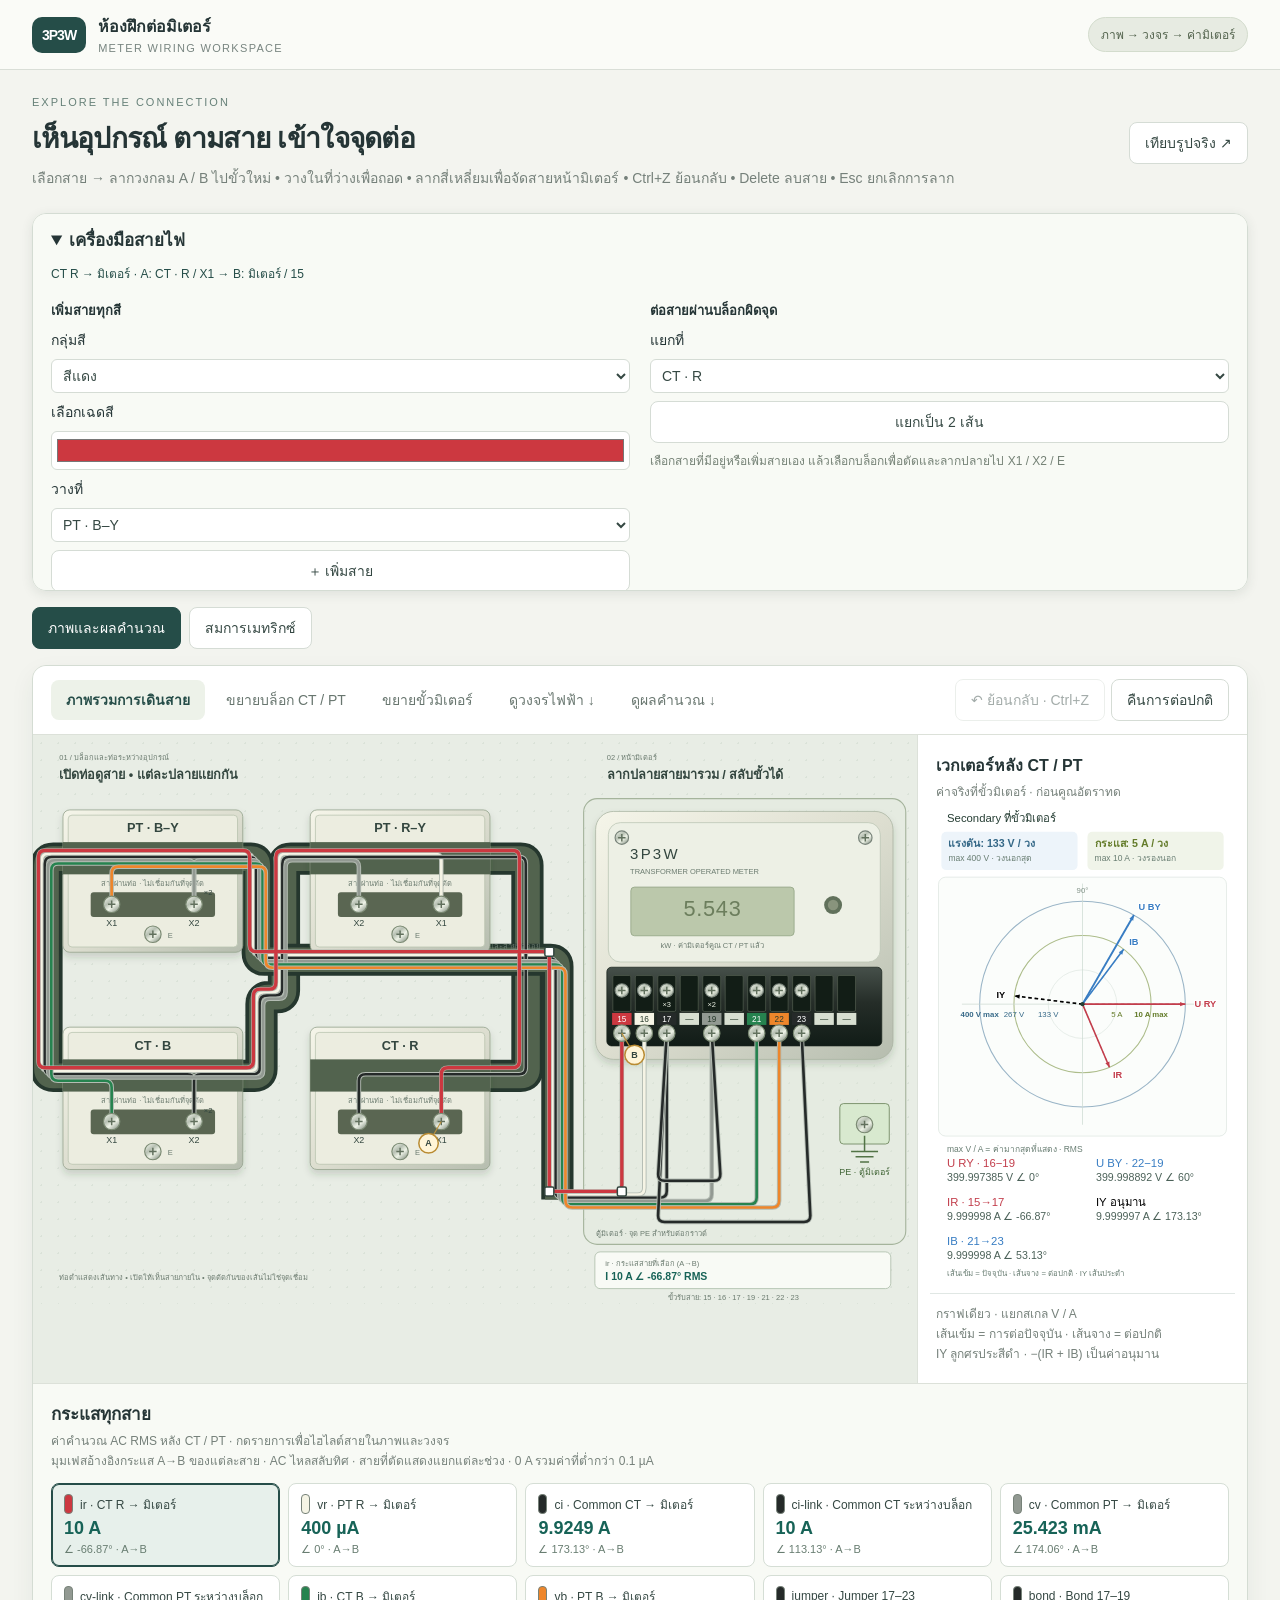
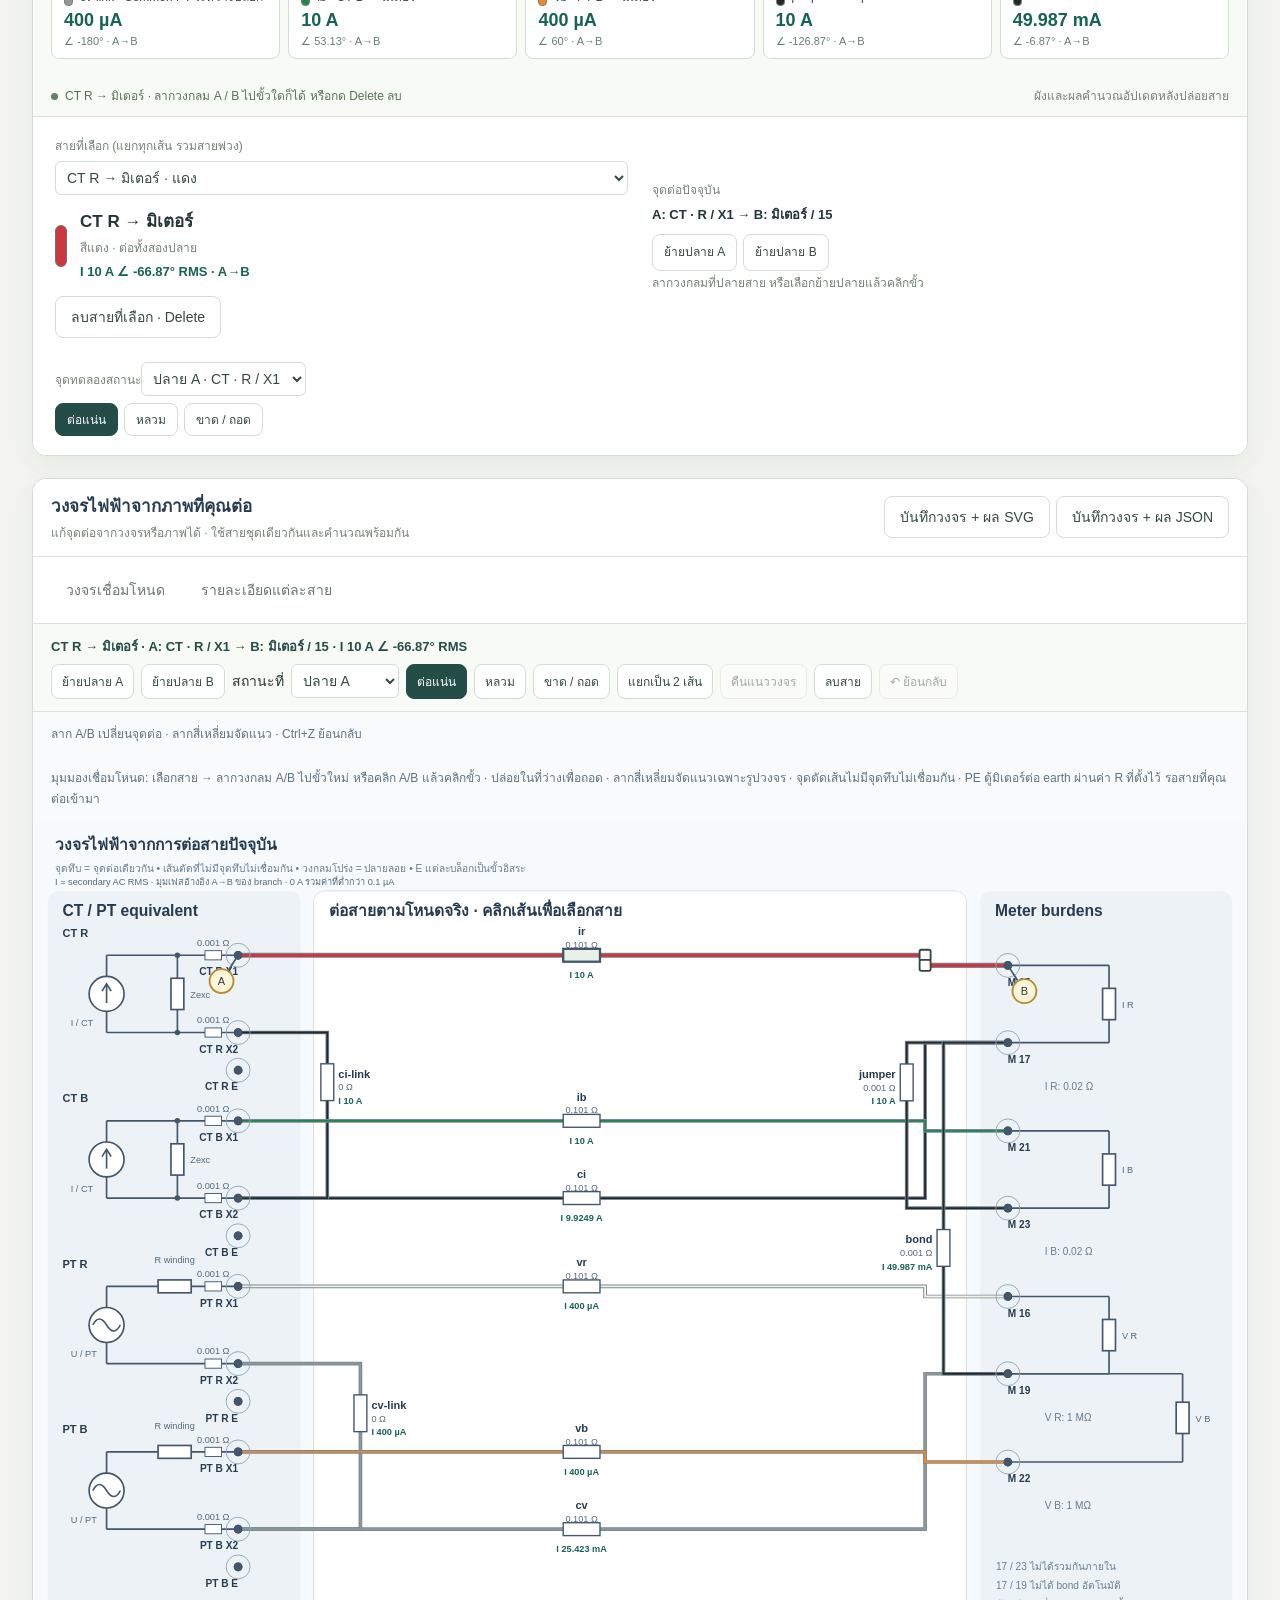
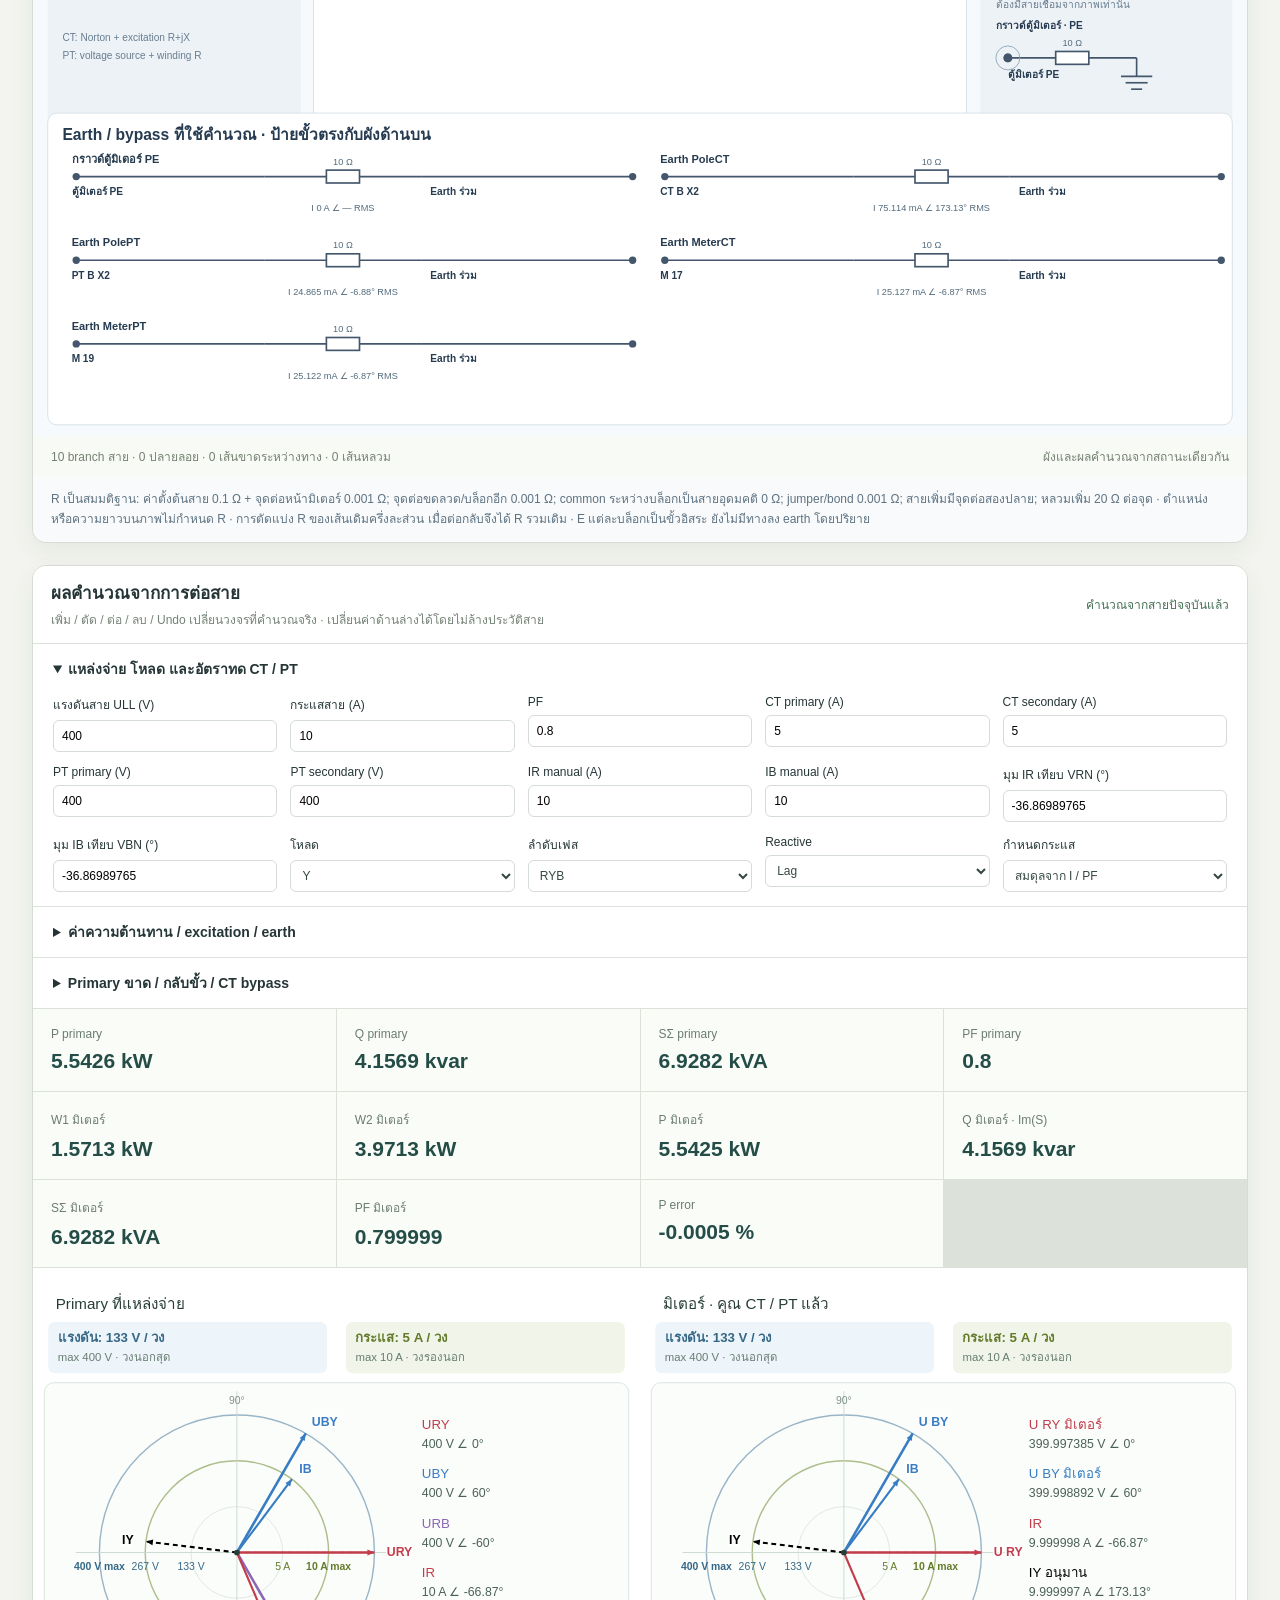
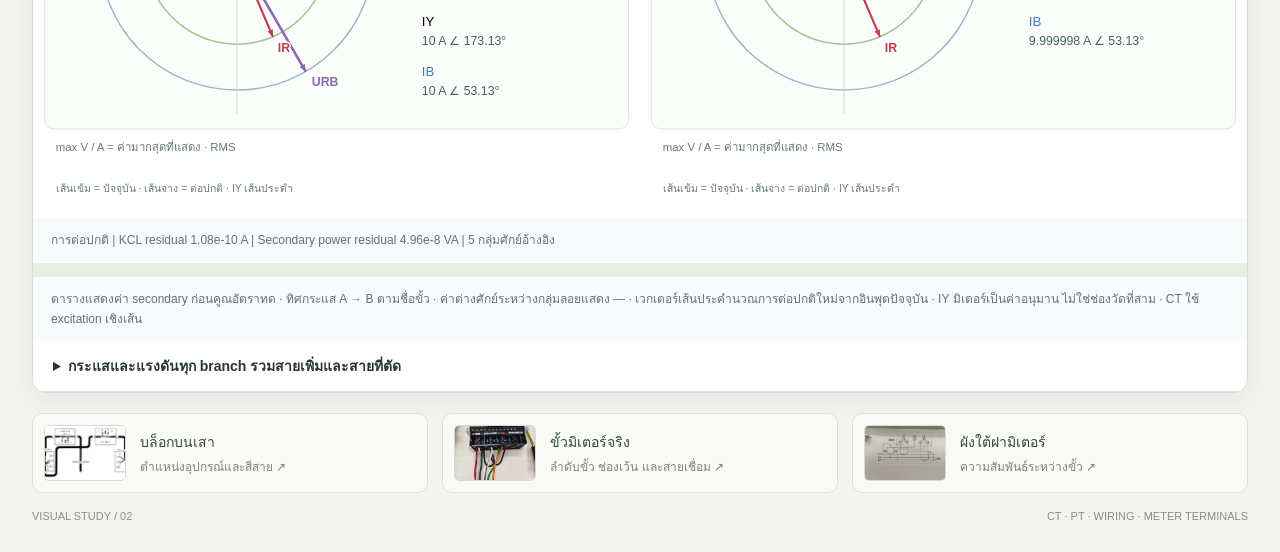
<file: 3P3W_Visual_Prototype.html>
<!doctype html>
<html lang="th">
<meta charset="utf-8">
<meta name="viewport" content="width=device-width,initial-scale=1">
<title>3P3W · ห้องฝึกต่อมิเตอร์ — ภาพและวงจรไฟฟ้า</title>
<link rel="stylesheet" href="visual-matrix.css">
<style>
:root{font-family:"Leelawadee UI",Tahoma,sans-serif;color:#253536;background:#f3f4ef;font-size:14px}*{box-sizing:border-box}body{margin:0}button{font:inherit;cursor:pointer}button:focus-visible,a:focus-visible{outline:3px solid #d89739;outline-offset:4px}header{height:70px;border-bottom:1px solid #d9ded7;display:flex;align-items:center;justify-content:space-between;padding:0 32px;background:#fafbf7}.brand{display:flex;align-items:center;gap:12px}.mark{background:#254d48;color:white;border-radius:10px;padding:10px;font-weight:700;letter-spacing:-1px}.brand strong{display:block;font-size:16px}.brand small{color:#788580;font-size:11px;letter-spacing:1.3px}.badge{font-size:12px;background:#e7ebe2;border:1px solid #d3dccd;padding:7px 12px;border-radius:99px;color:#54644e}main{max-width:1480px;margin:auto;padding:26px 32px}h1{font-size:28px;font-weight:600;letter-spacing:-.7px;margin:0 0 7px}p{margin:0;color:#75807a;line-height:1.7}.intro{display:flex;justify-content:space-between;align-items:center;margin-bottom:22px;gap:18px}.eyebrow{font-size:11px;letter-spacing:2px;color:#668078;margin-bottom:8px}.button{background:#fff;border:1px solid #d5dcd5;border-radius:8px;color:#354843;padding:9px 15px}.button:hover{background:#edf2ec}.button.active,.button[aria-pressed=true]{background:#254d48;color:white;border-color:#254d48}.toolbar{display:flex;justify-content:space-between;align-items:center;gap:12px;padding:13px 18px;border-bottom:1px solid #dce1d9;background:#fff}.tabs,.actions{display:flex;gap:6px;flex-wrap:wrap}.tabs .button{border:0;background:transparent;color:#68766f}.tabs .active{background:#edf2e9;color:#254d48;font-weight:600}.bench{border:1px solid #d4dcd3;border-radius:14px;overflow:hidden;background:#e8ede5;box-shadow:0 9px 24px #253c3210}.canvas{overflow:auto;background:radial-gradient(#8c9f8b25 1px,transparent 1px);background-size:17px 17px}svg{width:100%;display:block;min-width:740px;max-height:720px}svg text{font-family:"Leelawadee UI",Tahoma,sans-serif;fill:#33463f;font-size:12px}svg .small{font-size:10px;fill:#6c7c70}svg .title{font-size:17px;font-weight:600}svg .light{fill:#e3e8e0}svg .wire{fill:none;stroke-linecap:round;stroke-linejoin:round}svg .wire-group{cursor:pointer;transition:opacity .18s}svg .wire-group:focus{outline:none}svg .wire-group:focus-visible .wire-shadow{stroke:#e8bb54;stroke-width:15}svg .wire-shadow{stroke:#414b40;stroke-width:9}svg .wire-color{stroke-width:6}svg .hit{stroke:transparent;stroke-width:20}svg .faded{opacity:.16}svg .screw{fill:url(#metal);stroke:#778279;stroke-width:1.5}.scene-note{display:flex;justify-content:space-between;padding:11px 18px;background:#f8faf5;color:#748071;font-size:12px;gap:14px}.dot{display:inline-block;width:7px;height:7px;border-radius:50%;background:#5f8261;margin-right:7px}.inspector{display:grid;grid-template-columns:1fr 1.25fr 1fr;gap:24px;align-items:center;background:white;padding:19px 22px;border-top:1px solid #dce1d9}.selection{display:flex;gap:13px;align-items:center}.swatch{width:12px;height:42px;border:1px solid #6e756c;border-radius:6px;background:#c73539}h2{margin:0 0 4px;font-size:17px;font-weight:600}.muted{color:#748175;font-size:12px}.route{font-size:13px;line-height:1.9}.route strong{font-weight:600}.connection{display:flex;gap:6px;flex-wrap:wrap;margin-top:7px}.connection .button{padding:6px 11px;font-size:12px}.references{display:grid;grid-template-columns:1fr 1fr 1fr;gap:14px;margin-top:20px}.ref{display:flex;align-items:center;text-align:left;gap:14px;padding:11px;border:1px solid #dce1d7;background:#f9faf6;border-radius:10px;color:#33483d}.ref:hover{background:white}.ref img{width:82px;height:56px;object-fit:cover;border-radius:5px;border:1px solid #d4dbcf}.ref span{display:block;font-size:12px;color:#7b8579;margin-top:4px}footer{display:flex;justify-content:space-between;margin:17px 0 4px;font-size:11px;color:#869180}dialog{border:0;border-radius:14px;padding:20px;max-width:92vw;max-height:92vh;background:#f4f5ef}dialog::backdrop{background:#172620ba}dialog img{display:block;max-width:85vw;max-height:73vh;object-fit:contain;margin-top:15px}dialog .dialog-head{display:flex;justify-content:space-between;gap:30px;align-items:center}#status{color:#567453}button:disabled{opacity:.45;cursor:default}@media(max-width:800px){header{padding:0 16px}.badge{font-size:10px}main{padding:20px 14px}.intro{align-items:flex-start}.intro p{font-size:12px}h1{font-size:23px}.inspector{grid-template-columns:1fr;gap:13px}.references{grid-template-columns:1fr}.toolbar{flex-wrap:wrap}.scene-note{flex-wrap:wrap}.intro>.button{white-space:nowrap}.brand small{display:none}}@media(prefers-reduced-motion:reduce){*{transition:none!important}}

select{font:inherit;color:#354843;background:#fff;border:1px solid #d5dcd5;border-radius:6px;padding:7px;max-width:100%}input[type=color]{width:100%;height:39px;padding:3px;border:1px solid #d5dcd5;border-radius:6px;background:#fff;cursor:pointer}#wire-picker{display:block;width:100%;margin:6px 0 12px}.selection{margin-bottom:12px}.wire-tools{padding:16px 22px;border-top:1px solid #dce1d9;background:#f8faf5;display:flex;flex-direction:column;gap:14px}.wire-tools>div{display:flex;align-items:center;gap:9px;flex-wrap:wrap}.wire-tools strong{min-width:170px;font-size:13px}#scene{touch-action:none;user-select:none;max-height:none;outline:none}#scene:focus-visible{outline:2px solid #7d956d;outline-offset:-2px}#scene .socket{cursor:crosshair}#scene .socket:hover .socket-ring,#scene .socket:focus-visible .socket-ring{stroke:#d89329;stroke-width:4}#scene .drag-handle{cursor:grab}#scene.dragging,#scene.dragging *{cursor:grabbing!important}#scene .faded{opacity:1}#scene .wire-shadow{stroke-width:6}#scene .wire-color{stroke-width:3.5}#scene .wire-group.selected .wire-color{stroke-width:4.5}#scene .wire-shadow{stroke:#b4bcb3;stroke-width:6}#scene .bend-handle{cursor:move}#scene .wire-group{transition:none}#scene .hit{stroke-width:12}.inspector{grid-template-columns:1.05fr 1.25fr 1fr}.socket-count{pointer-events:none}#scene text{pointer-events:none}.wire-tools .muted{flex-basis:100%}.canvas{max-height:none}.connection{align-items:center}#status{white-space:normal}@media(max-width:800px){.inspector{grid-template-columns:1fr}.wire-tools{padding:14px}.wire-tools strong{width:100%}} 

.workspace-layout{display:grid;grid-template-columns:250px minmax(0,1fr);gap:16px;align-items:start}.bench{min-width:0}.wire-tools{position:sticky;top:16px;border:1px solid #d4dcd3;border-radius:14px;padding:18px;gap:24px}.wire-tools>div{display:flex;flex-direction:column;align-items:stretch;gap:8px}.wire-tools strong{min-width:0}.wire-tools .muted{flex-basis:auto}.wire-tools select,.wire-tools button{width:100%}.wire-tools h2{font-size:17px}.toolbar{flex-wrap:wrap}.inspector{grid-template-columns:1fr 1fr}.inspector>div:last-child{grid-column:1/-1}@media(max-width:1000px){.workspace-layout{grid-template-columns:1fr}.wire-tools{position:static;display:grid;grid-template-columns:1fr 1fr;gap:16px}.wire-tools h2{grid-column:1/-1}}@media(max-width:600px){.wire-tools,.inspector{grid-template-columns:1fr}}
.electrical-panel{margin-top:22px;scroll-margin-top:16px}.electrical-help{padding:12px 18px;background:#f8fafb;font-size:12px;color:#5e7281}.electrical-canvas{background:#f7fafc}.electrical-schematic{width:100%;min-width:1100px;max-height:none}.electrical-panel .toolbar h2{color:#263b50}
.meter-live-layout{display:grid;grid-template-columns:minmax(0,1fr) 330px;align-items:start}.meter-live-layout>.canvas{min-width:0}.meter-vectors{background:#fff;border-left:1px solid #dce1d9;align-self:stretch;padding:18px 12px}.meter-vectors h2{font-size:16px;padding:0 6px}.meter-vectors p{padding:0 6px;font-size:12px}.meter-vectors svg{min-width:0;max-height:none;height:auto}.meter-vector-note{border-top:1px solid #e0e7e4;margin-top:8px;padding-top:10px!important}.meter-vector-empty{padding:30px 6px;color:#ac343e;font-size:13px}@media(max-width:1420px){.workspace-layout{grid-template-columns:1fr}.wire-tools{position:static;display:grid;grid-template-columns:1fr 1fr;gap:16px}.wire-tools h2{grid-column:1/-1}}@media(max-width:1050px){.meter-live-layout{grid-template-columns:1fr}.meter-vectors{border-left:0;border-top:1px solid #dce1d9}.meter-vectors svg{max-width:430px;margin:auto}}@media(max-width:600px){.wire-tools{grid-template-columns:1fr}}
.calculation-panel{margin-top:22px}.calculation-panel details{padding:14px 20px;border-bottom:1px solid #dce1d9;background:white}.calculation-panel summary{cursor:pointer;font-weight:600}.calculation-controls{display:grid;grid-template-columns:repeat(auto-fit,minmax(185px,1fr));gap:13px;padding-top:15px}.calculation-controls label{display:flex;flex-direction:column;gap:6px;font-size:12px}.calculation-controls input[type=number]{width:100%;font:inherit;padding:8px;border:1px solid #d5dcd5;border-radius:6px}.calculation-controls .check{flex-direction:row;align-items:center}.calculation-metrics{display:grid;grid-template-columns:repeat(4,1fr);gap:1px;background:#dce1d9;border-bottom:1px solid #dce1d9}.calculation-metrics>div{padding:18px;background:#fafcf8}.calculation-metrics span{display:block;color:#6b7c71;font-size:12px}.calculation-metrics strong{display:block;font-size:21px;margin-top:8px;font-weight:600;color:#254d48}.calculation-vectors{display:grid;grid-template-columns:1fr 1fr;background:white}.calculation-vectors svg{min-width:0;max-height:none}.calculation-warnings{color:#935421;line-height:1.8;margin:14px 25px}.calculation-ok{color:#436f52;font-size:12px}.calculation-error{color:#ac343e;font-size:13px}.flow-scroll{overflow:auto;margin-top:12px}.flow-scroll table{border-collapse:collapse;width:100%;font-size:12px;white-space:nowrap}.flow-scroll th,.flow-scroll td{padding:10px;text-align:left;border-bottom:1px solid #e0e7df}.flow-scroll th{background:#edf2ec}@media(max-width:800px){.calculation-metrics{grid-template-columns:repeat(2,1fr)}.calculation-vectors{grid-template-columns:1fr}}
</style>
<style>
.wire-tools summary{position:sticky;top:0;background:#f8faf5;z-index:1}#scene [data-node="cabinet.PE"] .socket-count{fill:#426637!important}
.workspace-content{min-width:0}.wire-tools{display:block;position:sticky;top:12px;align-self:start;max-height:calc(100dvh - 24px);overflow:auto;z-index:10;background:#f8faf5}.wire-tools summary{cursor:pointer;font-weight:600;font-size:17px}.tools-content{display:flex;flex-direction:column;gap:20px;padding-top:16px}.tools-content>div{display:flex;flex-direction:column;align-items:stretch;gap:8px}.tools-selected{font-size:12px;color:#254d48;line-height:1.6;margin-top:12px}.circuit-edit-tools{display:flex;flex-wrap:wrap;align-items:center;gap:7px;padding:12px 18px;background:#f8faf5;border-bottom:1px solid #dce1d9}.circuit-edit-tools .button{padding:7px 10px;font-size:12px}.circuit-edit-tools strong{flex-basis:100%;font-size:13px;color:#254d48}#electrical-diagram{touch-action:none;user-select:none}#electrical-diagram text{pointer-events:none}#electrical-diagram .circuit-port{cursor:crosshair}#electrical-diagram .circuit-port:hover circle:first-of-type,#electrical-diagram .circuit-port:focus-visible circle:first-of-type{stroke:#d89329;stroke-width:3}#electrical-diagram .circuit-handle{cursor:grab}#electrical-diagram .circuit-bend{cursor:move}#electrical-diagram.dragging{cursor:grabbing}
@media(max-width:1420px){.wire-tools{display:block;position:sticky;top:0;max-height:42dvh;padding:12px 18px;box-shadow:0 3px 12px #253c321a}.tools-content{display:grid;grid-template-columns:1fr 1fr;gap:20px}}
@media(max-width:600px){.tools-content{grid-template-columns:1fr}}
.wire-current-panel{background:#f8faf5;border-top:1px solid #dce1d9;padding:16px 18px}.wire-current-panel p{font-size:12px;margin-bottom:12px}.wire-current-list{display:grid;grid-template-columns:repeat(auto-fit,minmax(200px,1fr));gap:8px}.wire-current-card{display:flex;flex-direction:column;gap:4px;min-width:0;text-align:left;padding:10px 12px;border:1px solid #d5ded5;border-radius:8px;background:white;color:#354843}.wire-current-card[aria-pressed=true]{border-color:#254d48;box-shadow:inset 0 0 0 1px #254d48;background:#e7f0eb}.wire-current-name{display:flex;gap:7px;align-items:center;font-size:12px}.wire-current-name i{width:9px;height:20px;flex-shrink:0;border:1px solid #778279;border-radius:4px}.wire-current-name span{overflow:hidden;text-overflow:ellipsis;white-space:nowrap}.wire-current-value{font-size:18px;font-weight:600;color:#176357;font-variant-numeric:tabular-nums}.wire-current-card small{font-size:11px;color:#687d71}.wire-current-empty{color:#ac343e}#wire-current{color:#176357;font-size:13px;font-weight:600;margin-top:4px}
</style>
<header><div class="brand"><div class="mark">3P3W</div><div><strong>ห้องฝึกต่อมิเตอร์</strong><small>METER WIRING WORKSPACE</small></div></div><span class="badge">ภาพ → วงจร → ค่ามิเตอร์</span></header>
<main>
 <div class="intro"><div><div class="eyebrow">EXPLORE THE CONNECTION</div><h1>เห็นอุปกรณ์ ตามสาย เข้าใจจุดต่อ</h1><p>เลือกสาย → ลากวงกลม A / B ไปขั้วใหม่ • วางในที่ว่างเพื่อถอด • ลากสี่เหลี่ยมเพื่อจัดสายหน้ามิเตอร์ • Ctrl+Z ย้อนกลับ • Delete ลบสาย • Esc ยกเลิกการลาก</p></div><button class="button" id="show-real">เทียบรูปจริง ↗</button></div>
 <div class="workspace-layout">
 <aside class="wire-tools" aria-label="เครื่องมือสายไฟ"><details id="wire-tools-menu" open><summary>เครื่องมือสายไฟ</summary><p class="tools-selected" id="tools-selected"></p><div class="tools-content">
 <div><strong>เพิ่มสายทุกสี</strong><label for="new-color">กลุ่มสี</label><select id="new-color"></select><label for="new-shade">เลือกเฉดสี</label><input id="new-shade" type="color" value="#cc3840"><label for="new-area">วางที่</label><select id="new-area"></select><button class="button" id="add-wire">＋ เพิ่มสาย</button></div>
 <div><strong>ต่อสายผ่านบล็อกผิดจุด</strong><label for="split-area">แยกที่</label><select id="split-area"></select><button class="button" id="split-wire">แยกเป็น 2 เส้น</button><span class="muted">เลือกสายที่มีอยู่หรือเพิ่มสายเอง แล้วเลือกบล็อกเพื่อตัดและลากปลายไป X1 / X2 / E</span></div>
 </div></details></aside>
 <div class="workspace-content">
 <div class="workspace-tabs" role="tablist" aria-label="ห้องฝึกและสมการ"><button class="button active" id="tab-wiring" role="tab" aria-selected="true" aria-controls="workspace-wiring">ภาพและผลคำนวณ</button><button class="button" id="tab-matrix" role="tab" aria-selected="false" aria-controls="workspace-matrix" tabindex="-1">สมการเมทริกซ์</button></div>
 <section id="workspace-matrix" role="tabpanel" aria-labelledby="tab-matrix" hidden><div class="matrix-intro"><h2>สมการวงจร Secondary · Complex MNA</h2><p>แก้สายจากวงจรด้านล่างได้ทันที · เพิ่มสายจากเครื่องมือด้านข้าง · ใช้ค่าพารามิเตอร์เดียวกับแท็บภาพและผลคำนวณ</p></div><div id="matrix-circuit-slot"></div><section class="bench matrix-panel" aria-label="สมการเมทริกซ์ที่ใช้คำนวณ"><div class="toolbar"><h2>A · x = b</h2><span class="muted">เฟสเซอร์ RMS · ค่าก่อนคูณ CT / PT</span></div><div id="matrix-results"></div></section></section>
 <div id="workspace-wiring" role="tabpanel" aria-labelledby="tab-wiring">
 <section class="bench" aria-label="พื้นที่ทดลองการต่อสาย">
 <div class="toolbar"><div class="tabs" aria-label="มุมมอง"><button class="button active" data-view="all" aria-pressed="true">ภาพรวมการเดินสาย</button><button class="button" data-view="block" aria-pressed="false">ขยายบล็อก CT / PT</button><button class="button" data-view="meter" aria-pressed="false">ขยายขั้วมิเตอร์</button><button class="button" id="show-electrical">ดูวงจรไฟฟ้า ↓</button><button class="button" id="show-results">ดูผลคำนวณ ↓</button></div><div class="actions"><button class="button" id="undo" disabled>↶ ย้อนกลับ · Ctrl+Z</button><button class="button" id="reset">คืนการต่อปกติ</button></div></div>
 <div class="meter-live-layout">
 <div class="canvas"><svg id="scene" viewBox="0 0 1180 760" role="group" aria-label="พื้นที่ลากต่อสาย เลือกขั้วบล็อก CT PT และมิเตอร์">
 <defs>
 <linearGradient id="box" x2="1" y2="1"><stop stop-color="#f5f5e9"/><stop offset=".5" stop-color="#ddded0"/><stop offset="1" stop-color="#b6bdaf"/></linearGradient>
 <linearGradient id="metal" x2=".8" y2="1"><stop stop-color="#fcfff5"/><stop offset=".4" stop-color="#b7c0b3"/><stop offset=".65" stop-color="#eef3e7"/><stop offset="1" stop-color="#8c978a"/></linearGradient>
 <linearGradient id="plastic" x2="0" y2="1"><stop stop-color="#46504a"/><stop offset=".45" stop-color="#252d28"/><stop offset="1" stop-color="#111c17"/></linearGradient>
 <pattern id="hatch" width="5" height="5" patternUnits="userSpaceOnUse"><path d="M0 5L5 0" stroke="#7a877655" stroke-width="1"/></pattern>
 <filter id="shadow" x="-15%" y="-15%" width="140%" height="145%"><feDropShadow dx="0" dy="6" stdDeviation="5" flood-color="#293c2b" flood-opacity=".17"/></filter>
 <g id="bolt"><circle r="9" fill="url(#metal)" stroke="#778279" stroke-width="1.5"/><path d="M-5 0H5M0-5V5" stroke="#61705d" stroke-width="2"/></g>
 </defs>
 <text x="35" y="34" class="small">01 / บล็อกและท่อระหว่างอุปกรณ์</text><text x="35" y="59" class="title">เปิดท่อดูสาย • แต่ละปลายแยกกัน</text>
 <text x="766" y="34" class="small">02 / หน้ามิเตอร์</text><text x="766" y="59" class="title">ลากปลายสายมารวม / สลับขั้วได้</text>
 <g id="conduits"></g><g id="blocks"></g>
 <!-- Meter shell is an illustrative enclosure; terminal sequence is taken from the real photo. -->
 <rect x="735" y="85" width="430" height="595" rx="18" fill="#dce3d744" stroke="#a5b49c" stroke-width="1.5"/><text x="751" y="669" class="small">ตู้มิเตอร์ · จุด PE สำหรับต่อกราวด์</text>
 <rect x="751" y="102" width="397" height="331" rx="24" fill="url(#box)" stroke="#a7b29f" filter="url(#shadow)"/>
 <rect x="768" y="117" width="363" height="186" rx="16" fill="#edf0e5" stroke="#bac4b3"/>
 <use href="#bolt" x="786" y="137"/><use href="#bolt" x="1111" y="137"/>
 <text x="797" y="165" style="font-size:20px;letter-spacing:3px">3P3W</text><text x="797" y="186" class="small">TRANSFORMER OPERATED METER</text>
 <rect x="798" y="203" width="218" height="65" rx="5" fill="#bbc8ab" stroke="#8fa181"/><text id="meter-display" x="907" y="241" text-anchor="middle" style="font-size:29px;letter-spacing:1px;fill:#6c7e5d">— — —</text>
 <text id="meter-display-label" x="907" y="284" text-anchor="middle" class="small">กำลังสร้างวงจรและคำนวณ</text>
 <circle cx="1068" cy="227" r="12" fill="#61715b"/><circle cx="1068" cy="227" r="7" fill="#89947d"/>
 <rect x="766" y="310" width="367" height="105" rx="6" fill="url(#plastic)" stroke="#1a241d"/>
 <g aria-label="จุดกราวด์ที่ตู้มิเตอร์"><rect x="1077" y="492" width="66" height="54" rx="5" fill="#d8e9cf" stroke="#60794e"/><path d="M1110 535v21m-18 0h36m-30 7h24m-18 7h12" fill="none" stroke="#527346" stroke-width="2"/><text x="1110" y="588" text-anchor="middle" style="font-size:12px;fill:#426637">PE · ตู้มิเตอร์</text></g>
 <g id="wires"></g><g id="terminals"></g><g id="sockets"></g><g id="endpoints"></g><g id="wire-current-badge" aria-live="polite"></g>
 <text x="935" y="754" text-anchor="middle" class="small">ขั้วรับสาย: 15 · 16 · 17 · 19 · 21 · 22 · 23</text>
 <text x="35" y="727" class="small">ท่อดำแสดงเส้นทาง • เปิดให้เห็นสายภายใน • จุดตัดกันของเส้นไม่ใช่จุดเชื่อม</text>
 </svg></div>
 <aside class="meter-vectors" aria-labelledby="meter-vectors-title"><h2 id="meter-vectors-title">เวกเตอร์หลัง CT / PT</h2><p>ค่าจริงที่ขั้วมิเตอร์ · ก่อนคูณอัตราทด</p><div id="meter-vectors"></div><p class="meter-vector-note">กราฟเดียว · แยกสเกล V / A<br>เส้นเข้ม = การต่อปัจจุบัน · เส้นจาง = ต่อปกติ<br>IY ลูกศรประสีดำ · −(IR + IB) เป็นค่าอนุมาน</p></aside>
 </div>
 <section class="wire-current-panel" aria-labelledby="wire-current-title"><h2 id="wire-current-title">กระแสทุกสาย</h2><p>ค่าคำนวณ AC RMS หลัง CT / PT · กดรายการเพื่อไฮไลต์สายในภาพและวงจร<br>มุมเฟสอ้างอิงกระแส A→B ของแต่ละสาย · AC ไหลสลับทิศ · สายที่ตัดแสดงแยกแต่ละช่วง · 0 A รวมค่าที่ต่ำกว่า 0.1 µA</p><div id="wire-currents" class="wire-current-list"></div></section>
 <div class="scene-note"><span><i class="dot"></i><span id="status" role="status" aria-live="polite">ต่อปกติ · เลือกสายเพื่อเริ่มสำรวจ</span></span><span>ผังและผลคำนวณอัปเดตหลังปล่อยสาย</span></div>
 <div class="inspector">
 <div><label class="muted" for="wire-picker">สายที่เลือก (แยกทุกเส้น รวมสายพ่วง)</label><select id="wire-picker"></select><div class="selection"><i class="swatch" id="swatch"></i><div><h2 id="wire-name"></h2><span class="muted" id="wire-description"></span><p id="wire-current"></p></div></div><button class="button" id="delete-wire">ลบสายที่เลือก · Delete</button></div>
 <div class="route"><span class="muted">จุดต่อปัจจุบัน</span><br><strong id="route"></strong><div class="connection"><button class="button" id="connect-a">ย้ายปลาย A</button><button class="button" id="connect-b">ย้ายปลาย B</button></div><span class="muted" id="related">ลากวงกลมที่ปลายสาย หรือเลือกย้ายปลายแล้วคลิกขั้ว</span></div>
 <div><label class="muted" for="point">จุดทดลองสถานะ</label><select id="point"><option value="a">ปลาย A</option><option value="mid">ระหว่างทาง</option><option value="b">ปลาย B</option></select><div class="connection"><button class="button" data-state="normal">ต่อแน่น</button><button class="button" data-state="loose">หลวม</button><button class="button" data-state="off">ขาด / ถอด</button></div></div>
 </div>

 </section>
 <div id="electrical-home"><section class="bench electrical-panel" id="electrical-panel" aria-labelledby="electrical-title">
 <div class="toolbar"><div><h2 id="electrical-title">วงจรไฟฟ้าจากภาพที่คุณต่อ</h2><p class="muted">แก้จุดต่อจากวงจรหรือภาพได้ · ใช้สายชุดเดียวกันและคำนวณพร้อมกัน</p></div><div class="actions"><button class="button" id="electrical-svg">บันทึกวงจร + ผล SVG</button><button class="button" id="electrical-json">บันทึกวงจร + ผล JSON</button></div></div>
 <div class="toolbar"><div class="tabs"><button class="button" id="electrical-connected" aria-pressed="true">วงจรเชื่อมโหนด</button><button class="button" id="electrical-details" aria-pressed="false">รายละเอียดแต่ละสาย</button></div></div>
 <div class="circuit-edit-tools"><strong id="circuit-selected"></strong><button class="button" id="circuit-connect-a">ย้ายปลาย A</button><button class="button" id="circuit-connect-b">ย้ายปลาย B</button><label for="circuit-point">สถานะที่</label><select id="circuit-point"><option value="a">ปลาย A</option><option value="mid">ระหว่างทาง</option><option value="b">ปลาย B</option></select><button class="button" id="circuit-state-normal">ต่อแน่น</button><button class="button" id="circuit-state-loose">หลวม</button><button class="button" id="circuit-state-off">ขาด / ถอด</button><button class="button" id="circuit-split">แยกเป็น 2 เส้น</button><button class="button" id="circuit-auto-route">คืนแนววงจร</button><button class="button" id="circuit-delete">ลบสาย</button><button class="button" id="circuit-undo">↶ ย้อนกลับ</button></div>
 <p class="electrical-help" id="circuit-edit-status" role="status" aria-live="polite"></p>
 <p class="electrical-help">มุมมองเชื่อมโหนด: เลือกสาย → ลากวงกลม A/B ไปขั้วใหม่ หรือคลิก A/B แล้วคลิกขั้ว · ปล่อยในที่ว่างเพื่อถอด · ลากสี่เหลี่ยมจัดแนวเฉพาะรูปวงจร · จุดตัดเส้นไม่มีจุดทึบไม่เชื่อมกัน · PE ตู้มิเตอร์ต่อ earth ผ่านค่า R ที่ตั้งไว้ รอสายที่คุณต่อเข้ามา</p>
 <div class="canvas electrical-canvas"><svg id="electrical-diagram" class="electrical-schematic" role="group" aria-label="วงจรไฟฟ้าปัจจุบัน"></svg></div>
 <div class="scene-note"><span id="electrical-status" role="status" aria-live="polite"></span><span>ผังและผลคำนวณจากสถานะเดียวกัน</span></div>
 <p class="electrical-help">R เป็นสมมติฐาน: ค่าตั้งต้นสาย 0.1 Ω + จุดต่อหน้ามิเตอร์ 0.001 Ω; จุดต่อขดลวด/บล็อกอีก 0.001 Ω; common ระหว่างบล็อกเป็นสายอุดมคติ 0 Ω; jumper/bond 0.001 Ω; สายเพิ่มมีจุดต่อสองปลาย; หลวมเพิ่ม 20 Ω ต่อจุด · ตำแหน่งหรือความยาวบนภาพไม่กำหนด R · การตัดแบ่ง R ของเส้นเดิมครึ่งละส่วน เมื่อต่อกลับจึงได้ R รวมเดิม · E แต่ละบล็อกเป็นขั้วอิสระ ยังไม่มีทางลง earth โดยปริยาย</p>
 </section>
 </div><section id="calculation-panel" class="bench calculation-panel" aria-labelledby="calculation-title"><div class="toolbar"><div><h2 id="calculation-title">ผลคำนวณจากการต่อสาย</h2><p class="muted">เพิ่ม / ตัด / ต่อ / ลบ / Undo เปลี่ยนวงจรที่คำนวณจริง · เปลี่ยนค่าด้านล่างได้โดยไม่ล้างประวัติสาย</p></div><span id="calculation-state" role="status" aria-live="polite"></span></div>
 <details open><summary>แหล่งจ่าย โหลด และอัตราทด CT / PT</summary><div id="calculation-inputs" class="calculation-controls"></div></details>
 <details><summary>ค่าความต้านทาน / excitation / earth</summary><div id="calculation-parameters" class="calculation-controls"></div></details>
 <details><summary>Primary ขาด / กลับขั้ว / CT bypass</summary><div id="calculation-faults" class="calculation-controls"></div></details>
 <div id="calculation-metrics" class="calculation-metrics"></div><div id="calculation-vectors" class="calculation-vectors"></div>
 <p id="calculation-diagnostics" class="electrical-help"></p><ul id="calculation-warnings" class="calculation-warnings"></ul>
 <p class="electrical-help">ตารางแสดงค่า secondary ก่อนคูณอัตราทด · ทิศกระแส A → B ตามชื่อขั้ว · ค่าต่างศักย์ระหว่างกลุ่มลอยแสดง — · เวกเตอร์เส้นประคำนวณการต่อปกติใหม่จากอินพุตปัจจุบัน · IY มิเตอร์เป็นค่าอนุมาน ไม่ใช่ช่องวัดที่สาม · CT ใช้ excitation เชิงเส้น</p>
 <details><summary>กระแสและแรงดันทุก branch รวมสายเพิ่มและสายที่ตัด</summary><div class="flow-scroll"><table><thead><tr><th>Branch</th><th>A → B</th><th>สถานะ / R</th><th>I secondary</th><th>U A−B</th></tr></thead><tbody id="secondary-flows"></tbody></table></div></details></section>
 <div class="references"><button class="ref" data-image="CT PT block.png" data-title="รูปอ้างอิง · บล็อก CT/PT บนเสา"><img src="CT%20PT%20block.png" alt="บล็อก CT PT ต้นฉบับ"><div>บล็อกบนเสา<span>ตำแหน่งอุปกรณ์และสีสาย ↗</span></div></button><button class="ref" data-image="Meter_circuit_real.jpg" data-title="รูปอ้างอิง · ขั้วต่อมิเตอร์จริง"><img src="Meter_circuit_real.jpg" alt="แถวขั้วมิเตอร์จริง"><div>ขั้วมิเตอร์จริง<span>ลำดับขั้ว ช่องเว้น และสายเชื่อม ↗</span></div></button><button class="ref" data-image="Meter_circuit.jpg" data-title="รูปอ้างอิง · ผังใต้ฝามิเตอร์"><img src="Meter_circuit.jpg" alt="ผังใต้ฝามิเตอร์"><div>ผังใต้ฝามิเตอร์<span>ความสัมพันธ์ระหว่างขั้ว ↗</span></div></button></div>
 <footer><span>VISUAL STUDY / 02</span><span>CT · PT · WIRING · METER TERMINALS</span></footer>
 </div></div></div>
</main>
<dialog id="reference"><div class="dialog-head"><strong id="reference-title"></strong><button class="button" id="close-dialog">ปิด ✕</button></div><img id="reference-image" alt=""></dialog>
<script src="vector-engine.js"></script>
<script src="visual-results.js"></script>
<script src="visual-wiring-model.js"></script>
<script src="visual-electrical.js"></script>
<script src="visual-matrix.js"></script>
<script src="visual-wiring-ui.js"></script>
</html>
</file>
<file: visual-matrix.css>
[hidden]{display:none!important}
.workspace-tabs{display:flex;gap:8px;flex-wrap:wrap;margin-bottom:16px}
.workspace-tabs [aria-selected=true]{background:#254d48;color:white}
.matrix-intro{padding:8px 0 4px}
.matrix-panel{margin-top:22px;background:white}
.matrix-body{padding:18px;min-width:0}
.matrix-formula{white-space:pre;overflow:auto;background:#edf4ef;padding:16px;border-radius:8px;font:14px/1.7 Consolas,monospace;color:#254d48}
.matrix-scroll{overflow:auto;max-width:100%;max-height:520px;border:1px solid #dce1d9;border-radius:8px;margin:14px 0}
.matrix-table{border-collapse:separate;border-spacing:0;font:12px/1.6 Consolas,monospace;white-space:nowrap;width:100%}
.matrix-table th,.matrix-table td{padding:8px 12px;text-align:right;border-bottom:1px solid #e0e7df;border-right:1px solid #edf1ec}
.matrix-table thead th{position:sticky;top:0;background:#edf2ec;z-index:2}
.matrix-table tbody th{position:sticky;left:0;background:#f5f8f2;text-align:left;z-index:1}
.matrix-table .zero{color:#a6b0a8}
.matrix-table .rhs{background:#fff7e6}
.matrix-table .solution{background:#e9f3ef}
.matrix-body h3{font-size:15px;margin:22px 0 8px}
.matrix-body p{font-size:12px}
.matrix-body label{display:block;margin-top:16px}
.matrix-equation{overflow:auto;white-space:pre-wrap;overflow-wrap:anywhere;font:13px/1.9 Consolas,monospace;background:#f8faf5;padding:14px;border:1px solid #dce1d9;border-radius:8px}
.matrix-source-note{margin-top:12px}
</file>
